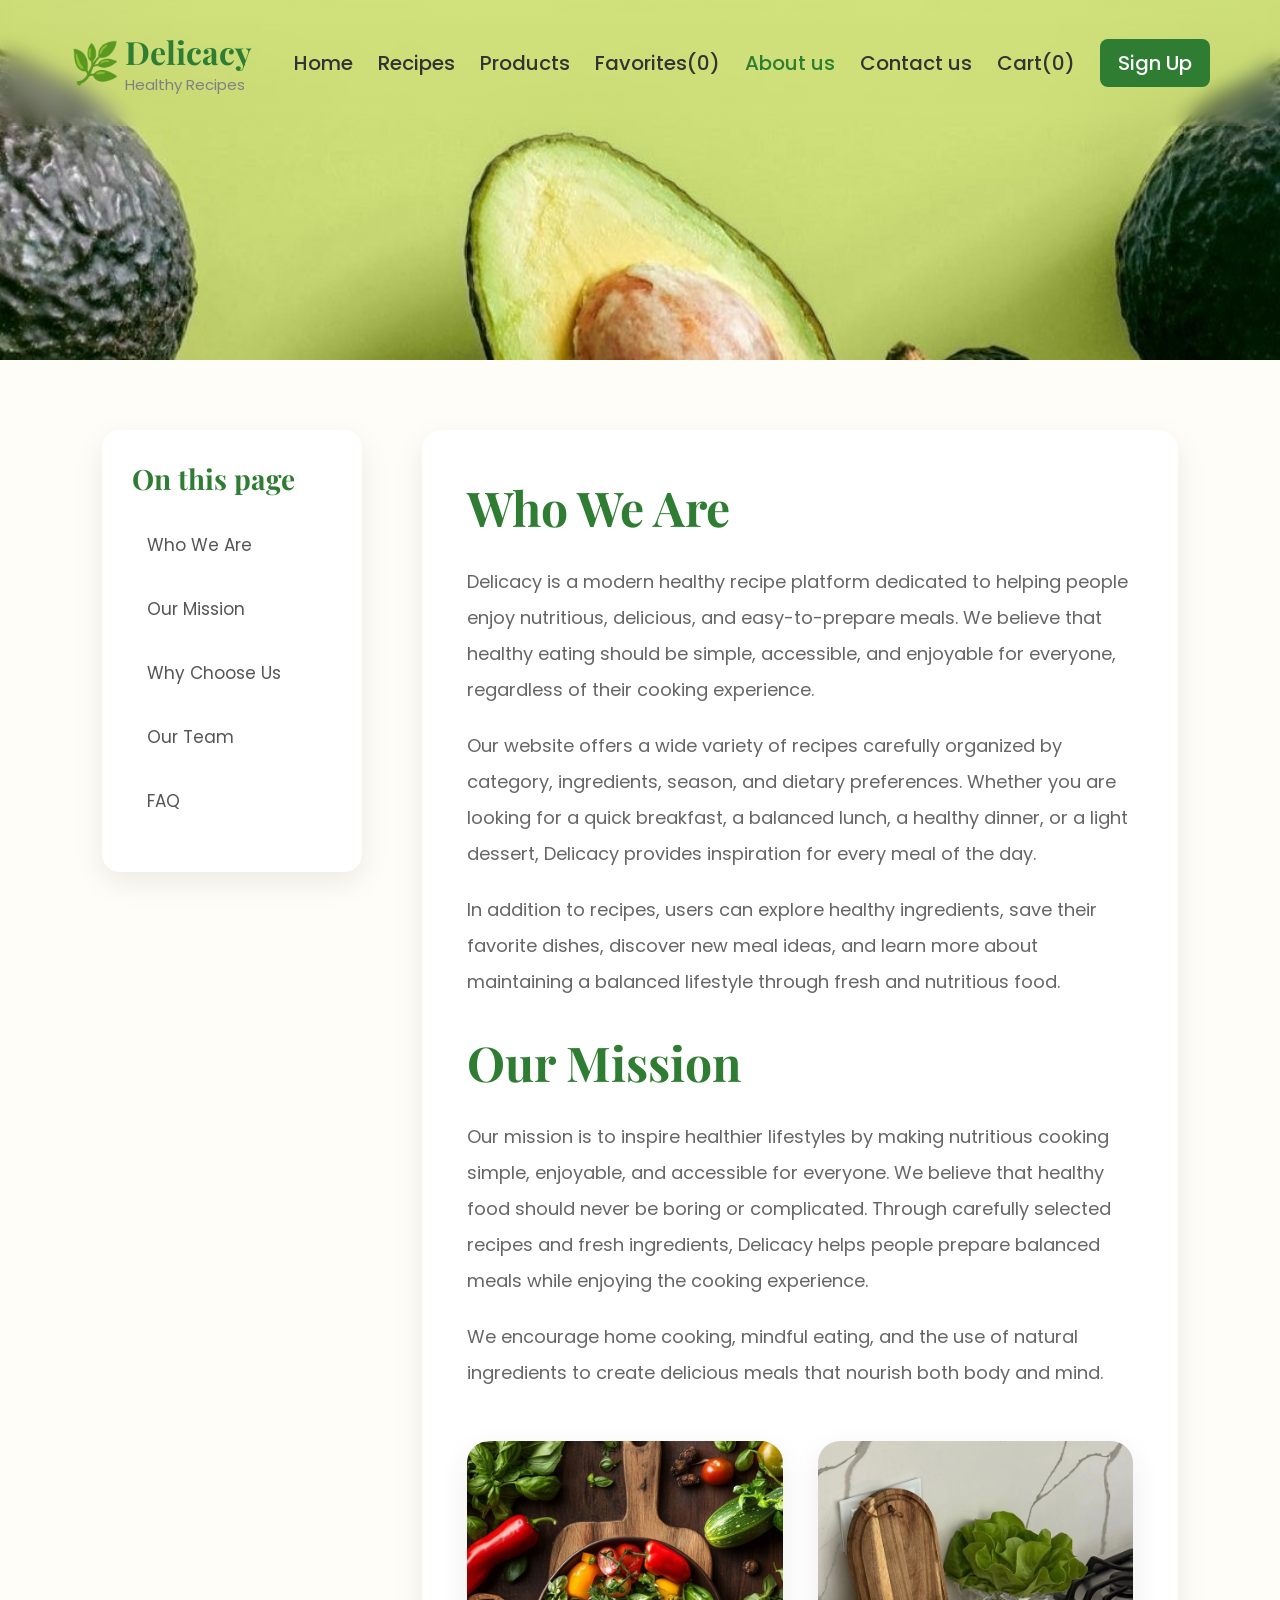
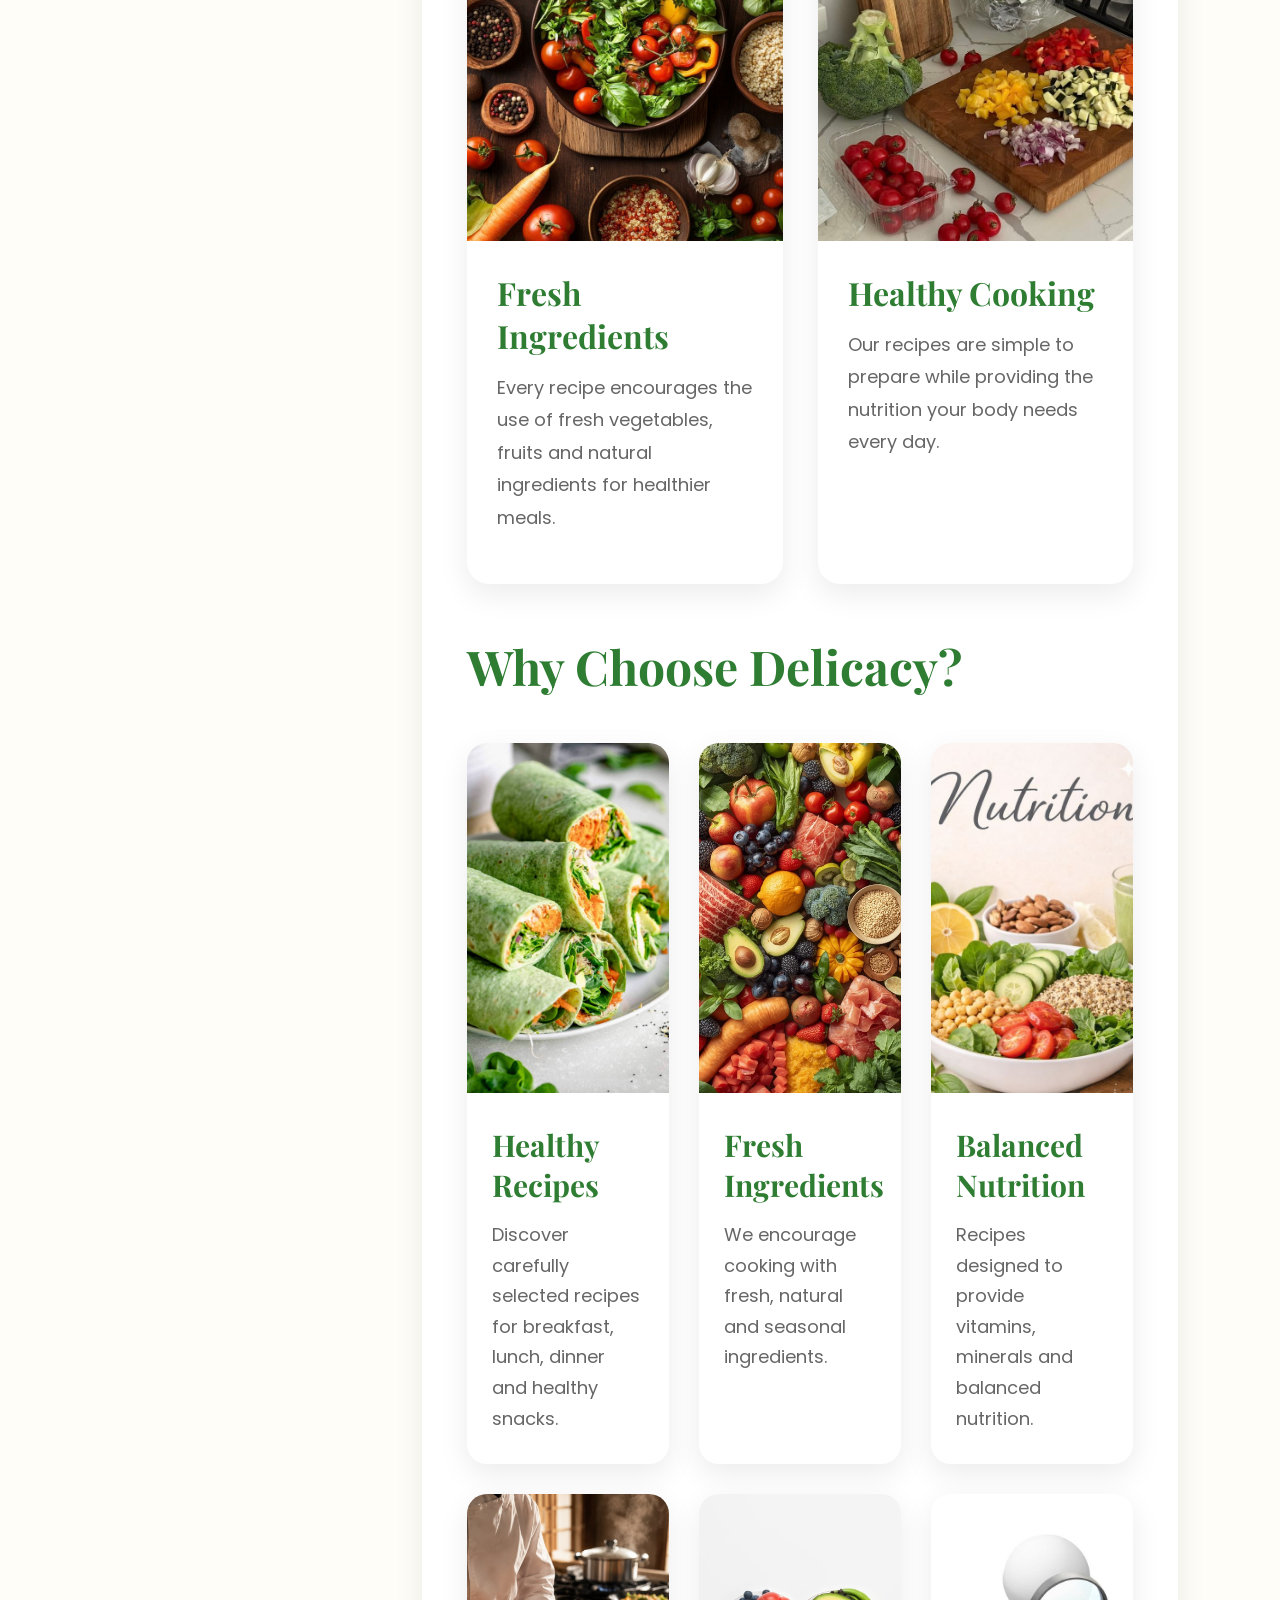
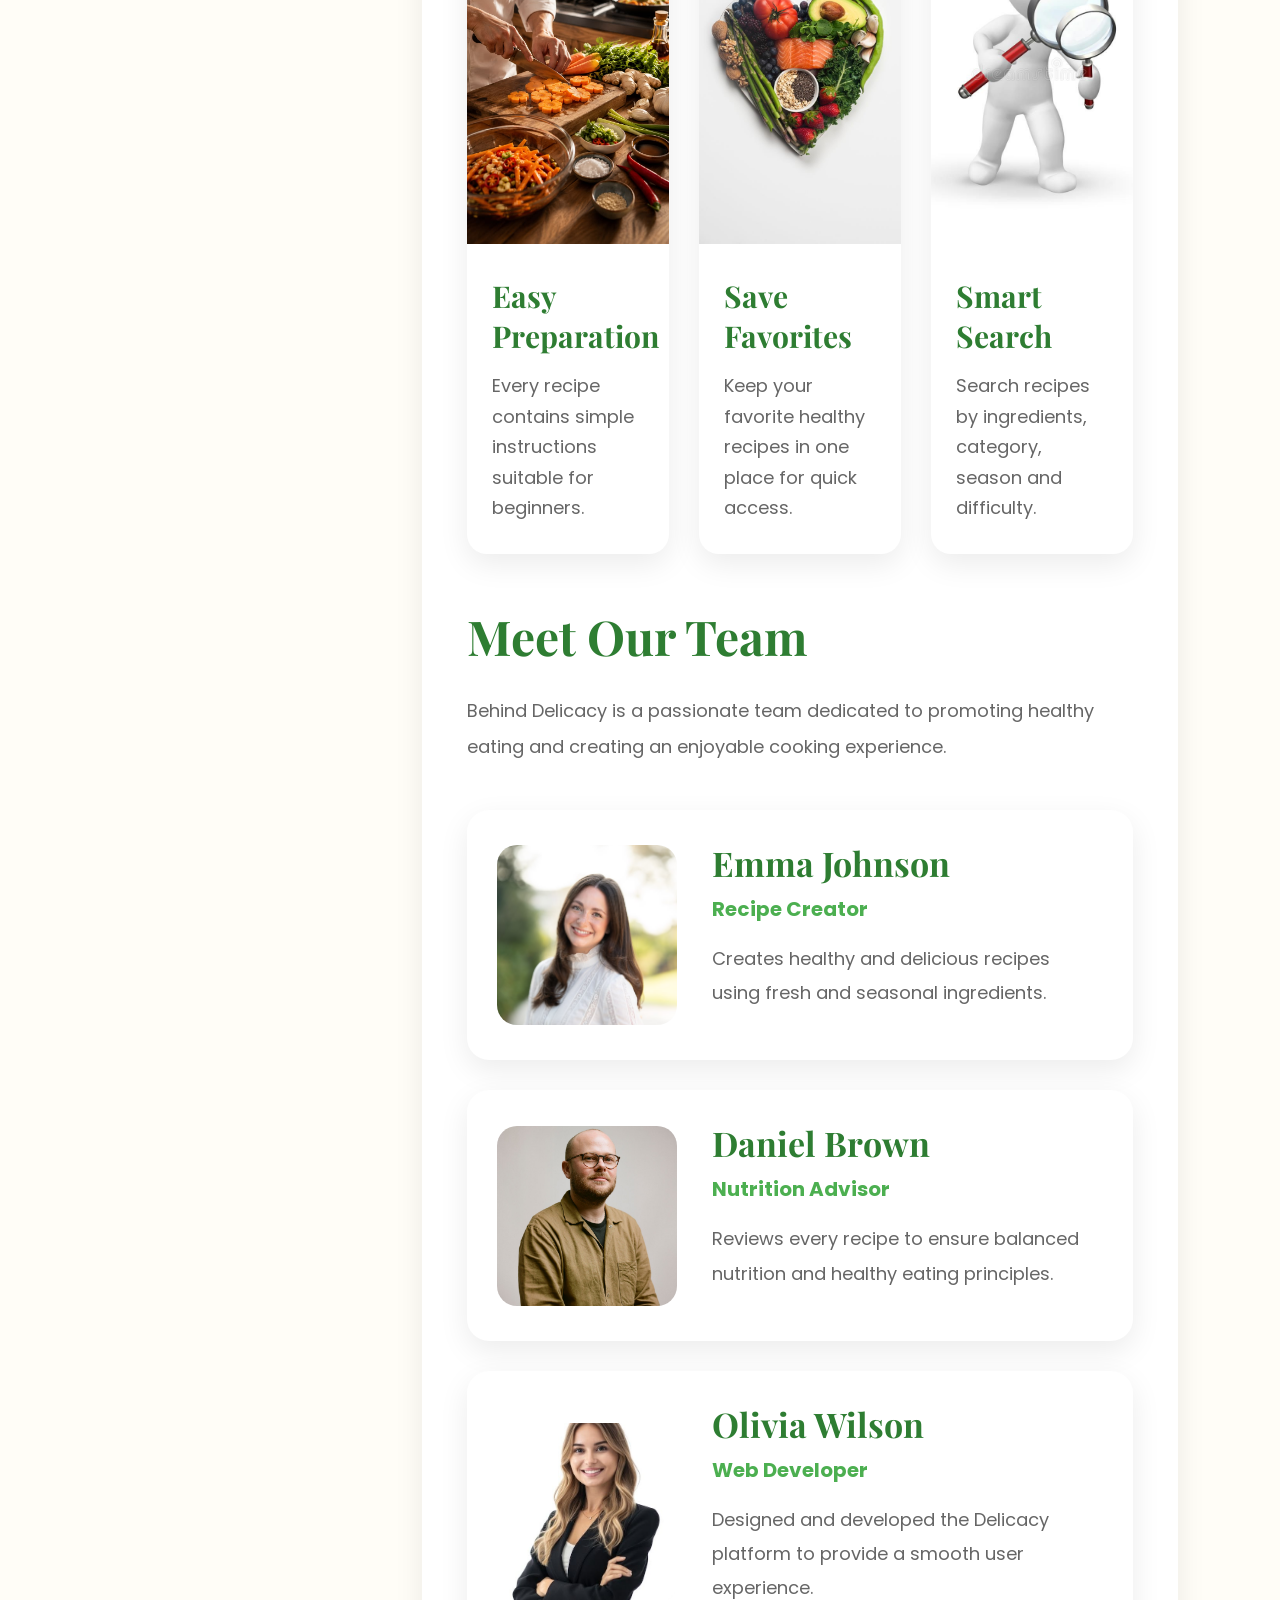
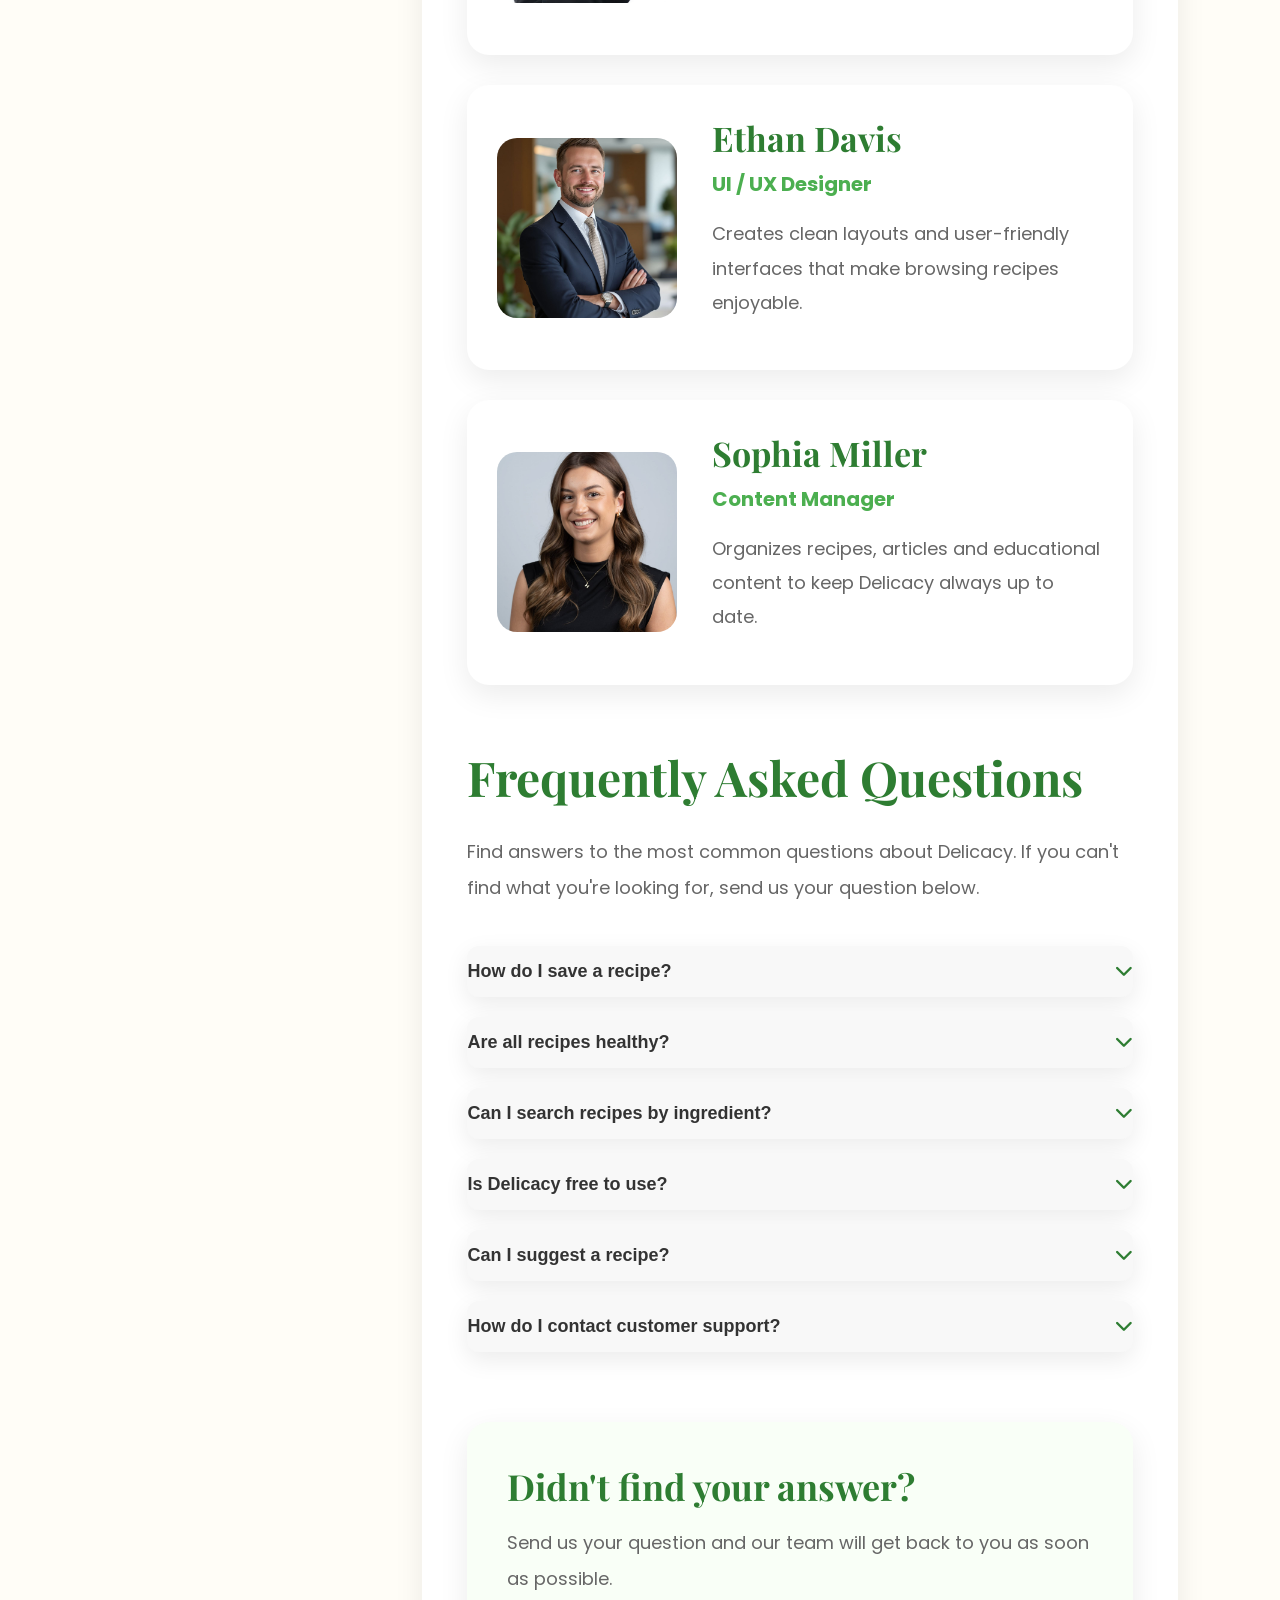
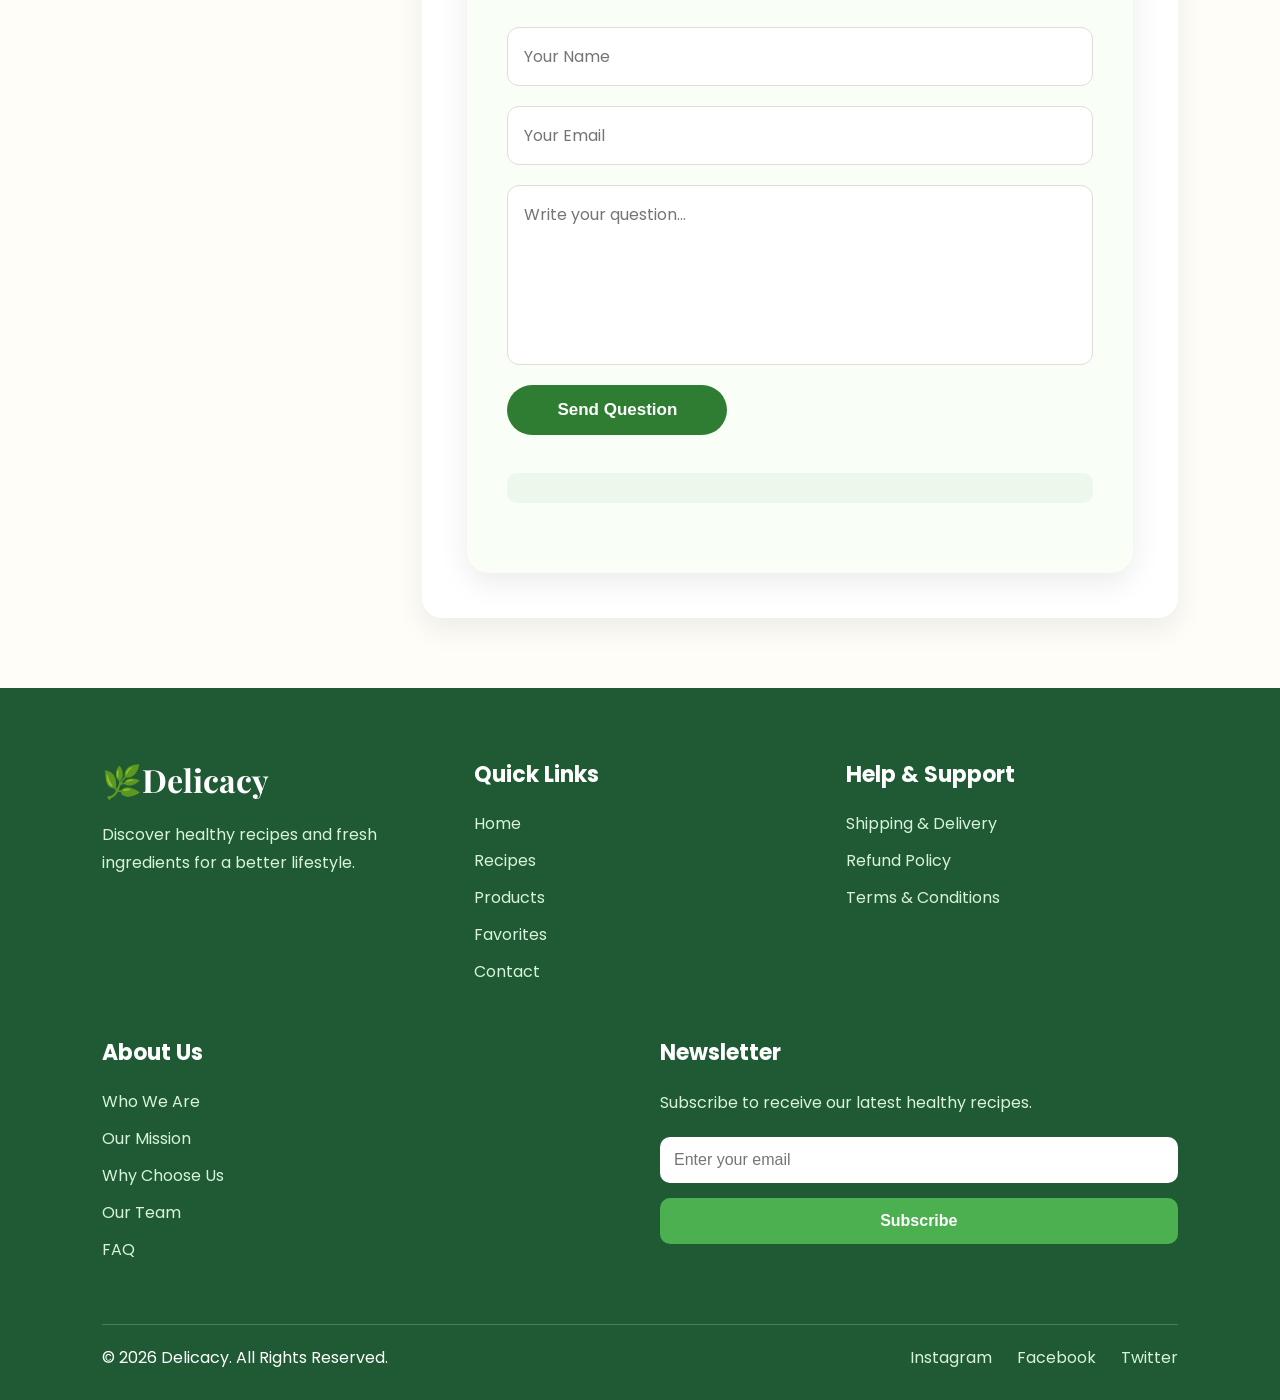
<file: about.html>
<!DOCTYPE html>
<html lang="en">

<head>
    <meta charset="UTF-8">
    <meta name="viewport" content="width=device-width, initial-scale=1.0">
    <title>Delicacy</title>

    <link rel="stylesheet" href="style.css">

    <!-- Google Fonts -->
    <link rel="preconnect" href="https://fonts.googleapis.com">
    <link rel="preconnect" href="https://fonts.gstatic.com" crossorigin>

    <link
        href="https://fonts.googleapis.com/css2?family=Playfair+Display:wght@400;600;700&family=Poppins:wght@300;400;500;600;700&display=swap"
        rel="stylesheet">
    <link rel="stylesheet" href="https://cdnjs.cloudflare.com/ajax/libs/font-awesome/6.7.2/css/all.min.css">
</head>

<body>
    <header>
        <!-- Logo -->
        <div class="logo">
            <span class="leaf">🌿</span>

            <div class="logo-text">
                <h1>Delicacy</h1>
                <p>Healthy Recipes</p>
            </div>
        </div>

        <!-- Navbar -->
        <nav class="navbar">
            <ul class="nav-links">
                <li><a href="home.html">Home</a></li>

                <li class="dropdown">
                    <a href="recipes.html">Recipes</a>
                    <ul class="dropdown-menu">
                        <li><a href="recipes.html?category=Breakfast">Breakfast</a></li>
                        <li><a href="recipes.html?category=Lunch">Lunch</a></li>
                        <li><a href="recipes.html?category=Dinner">Dinner</a></li>
                        <li><a href="recipes.html?category=Desserts">Desserts</a></li>
                        <li><a href="recipes.html?category=Vegan">Vegan</a></li>
                        <li><a href="recipes.html?category=Gluten-Free">Gluten-Free</a></li>
                        <li><a href="recipes.html?category=Low-Carb">Low-Carb</a></li>
                        <li><a href="recipes.html?category=High-Protein">High-Protein</a></li>
                    </ul>

                </li>

                <li><a href="products.html">Products</a></li>
                <li><a href="favorites.html">Favorites(<span id="favoriteCount">0</span>)</a></li>
                <li><a href="about.html" class="active">About us</a></li>
                <li><a href="contact.html">Contact us</a></li>
               <li><a href="cart.html">Cart(<span id="cartCount">0</span>)</a></li>
                <li><a href="login.html" class="signup-btn">Sign Up</a></li>
            </ul>


            <div class="menu-toggle">
                <i class="fa-solid fa-bars"></i>
            </div>
        </nav>
    </header>

    <div class="mobile-overlay"></div>

    <div class="mobile-menu">

          <a href="#" id="openAuthMobile" class="login-mobile">
            Login
        </a>

        <div id="userDropdownMobile" class="user-dropdown">

            <h4 id="userNameMobile"></h4>

            <p id="userEmailMobile"></p>

            <button id="logoutBtnMobile">
                Logout
            </button>

        </div>

        <a href="home.html">Home</a>

        <a href="recipes.html">Recipes</a>

        <a href="products.html">Products</a>

        <a href="favorites.html">Favorites</a>

        <a href="about.html" class="active">About</a>

        <a href="contact.html">Contact</a>

        <a href="cart.html">Cart</a>

    </div>



    <section class="hero-else">

    </section>

    <section class="about-page">
        <div class="about-container">

            <!-- Left sidebar -->
            <aside class="about-sidebar">
                <h3>On this page</h3>

                <ul>
                    <li><a href="#who-we-are">Who We Are</a></li>
                    <li><a href="#our-mission">Our Mission</a></li>
                    <li><a href="#why-choose">Why Choose Us</a></li>
                    <li><a href="#our-team">Our Team</a></li>
                    <li><a href="#faq">FAQ</a></li>
                </ul>
            </aside>

            <!-- Right Content -->
            <div class="about-content">

                <section id="who-we-are">

                    <h1>Who We Are</h1>

                    <p>
                        Delicacy is a modern healthy recipe platform dedicated to helping people
                        enjoy nutritious, delicious, and easy-to-prepare meals. We believe that
                        healthy eating should be simple, accessible, and enjoyable for everyone,
                        regardless of their cooking experience.
                    </p>

                    <p>
                        Our website offers a wide variety of recipes carefully organized by
                        category, ingredients, season, and dietary preferences. Whether you are
                        looking for a quick breakfast, a balanced lunch, a healthy dinner, or a
                        light dessert, Delicacy provides inspiration for every meal of the day.
                    </p>

                    <p>
                        In addition to recipes, users can explore healthy ingredients, save their
                        favorite dishes, discover new meal ideas, and learn more about maintaining
                        a balanced lifestyle through fresh and nutritious food.
                    </p>

                </section>
                <section id="our-mission">

                    <h1>Our Mission</h1>

                    <p>
                        Our mission is to inspire healthier lifestyles by making nutritious
                        cooking simple, enjoyable, and accessible for everyone. We believe
                        that healthy food should never be boring or complicated. Through
                        carefully selected recipes and fresh ingredients, Delicacy helps
                        people prepare balanced meals while enjoying the cooking experience.
                    </p>

                    <p>
                        We encourage home cooking, mindful eating, and the use of natural
                        ingredients to create delicious meals that nourish both body and mind.
                    </p>

                    <div class="mission-images">

                        <div class="mission-box">

                            <img src="images/fresh-ingredients.jpg" alt="Fresh Ingredients">

                            <div class="mission-text">

                                <h3>Fresh Ingredients</h3>

                                <p>
                                    Every recipe encourages the use of fresh vegetables,
                                    fruits and natural ingredients for healthier meals.
                                </p>

                            </div>

                        </div>

                        <div class="mission-box">

                            <img src="images/healthy-cooking.jpg" alt="Healthy Cooking">

                            <div class="mission-text">

                                <h3>Healthy Cooking</h3>

                                <p>
                                    Our recipes are simple to prepare while providing the
                                    nutrition your body needs every day.
                                </p>

                            </div>

                        </div>

                    </div>

                </section>

                <section id="why-choose">

                    <h1>Why Choose Delicacy?</h1>

                    <div class="choose-grid">

                        <div class="choose-card">

                            <img src="images/healthy-recipes.jpg">

                            <h3>Healthy Recipes</h3>

                            <p>
                                Discover carefully selected recipes for breakfast, lunch,
                                dinner and healthy snacks.
                            </p>

                        </div>

                        <div class="choose-card">

                            <img src="images/fresh-food.jpg">

                            <h3>Fresh Ingredients</h3>

                            <p>
                                We encourage cooking with fresh, natural and seasonal
                                ingredients.
                            </p>

                        </div>

                        <div class="choose-card">

                            <img src="images/nutrition.jpg">

                            <h3>Balanced Nutrition</h3>

                            <p>
                                Recipes designed to provide vitamins, minerals and balanced
                                nutrition.
                            </p>

                        </div>

                        <div class="choose-card">

                            <img src="images/cooking.jpg">

                            <h3>Easy Preparation</h3>

                            <p>
                                Every recipe contains simple instructions suitable for
                                beginners.
                            </p>

                        </div>

                        <div class="choose-card">

                            <img src="images/favorites.jpg">

                            <h3>Save Favorites</h3>

                            <p>
                                Keep your favorite healthy recipes in one place for quick
                                access.
                            </p>

                        </div>

                        <div class="choose-card">

                            <img src="images/search.jpg">

                            <h3>Smart Search</h3>

                            <p>
                                Search recipes by ingredients, category, season and
                                difficulty.
                            </p>

                        </div>

                    </div>

                </section>
                <section id="our-team">

                    <h1>Meet Our Team</h1>

                    <p>
                        Behind Delicacy is a passionate team dedicated to promoting healthy
                        eating and creating an enjoyable cooking experience.
                    </p>

                    <div class="team-container">

                        <div class="team-card">

                            <img src="images/team1.jpg">

                            <div class="team-info">

                                <h3>Emma Johnson</h3>

                                <h4>Recipe Creator</h4>

                                <p>
                                    Creates healthy and delicious recipes using fresh and
                                    seasonal ingredients.
                                </p>

                            </div>

                        </div>

                        <div class="team-card">

                            <img src="images/team2.jpg">

                            <div class="team-info">

                                <h3>Daniel Brown</h3>

                                <h4>Nutrition Advisor</h4>

                                <p>
                                    Reviews every recipe to ensure balanced nutrition and
                                    healthy eating principles.
                                </p>

                            </div>

                        </div>

                        <div class="team-card">

                            <img src="images/team3.jpg">

                            <div class="team-info">

                                <h3>Olivia Wilson</h3>

                                <h4>Web Developer</h4>

                                <p>
                                    Designed and developed the Delicacy platform to provide
                                    a smooth user experience.
                                </p>

                            </div>

                        </div>

                        <div class="team-card">

                            <img src="images/team4.jpg">

                            <div class="team-info">

                                <h3>Ethan Davis</h3>

                                <h4>UI / UX Designer</h4>

                                <p>
                                    Creates clean layouts and user-friendly interfaces that
                                    make browsing recipes enjoyable.
                                </p>

                            </div>

                        </div>

                        <div class="team-card">

                            <img src="images/team5.jpg">

                            <div class="team-info">

                                <h3>Sophia Miller</h3>

                                <h4>Content Manager</h4>

                                <p>
                                    Organizes recipes, articles and educational content to
                                    keep Delicacy always up to date.
                                </p>

                            </div>

                        </div>

                    </div>

                </section>

                <section id="faq">
                    <h1>Frequently Asked Questions</h1>

                    <p>
                        Find answers to the most common questions about Delicacy.
                        If you can't find what you're looking for, send us your question below.
                    </p>

                    <div class="faq-container">
                        <div class="faq-item">
                            <button class="faq-question">How do I save a recipe?
                                <i class="fa-solid fa-chevron-down"></i>
                            </button>

                            <div class="faq-answer">
                                <p>
                                    To save a recipe, simply click the "Save" button on the recipe page.
                                    You can access your saved recipes in the "Favorites" section of your account.
                                </p>
                            </div>
                        </div>

                        <div class="faq-item">
                            <button class="faq-question">
                                Are all recipes healthy?
                                <i class="fa-solid fa-chevron-down"></i>
                            </button>

                            <div class="faq-answer">
                                <p>
                                    Yes. All recipes on Delicacy are carefully selected to ensure they are nutritious,
                                    balanced, and made with fresh ingredients.
                                </p>
                            </div>
                        </div>

                        <div class="faq-item">
                            <button class="faq-question">
                                Can I search recipes by ingredient?
                                <i class="fa-solid fa-chevron-down"></i>
                            </button>

                            <div class="faq-answer">
                                <p>
                                    Yes. Use the filters on the Recipes page to search by ingredients, season, category
                                    and
                                    difficulty.
                                </p>
                            </div>
                        </div>

                        <div class="faq-item">
                            <button class="faq-question">
                                Is Delicacy free to use?
                                <i class="fa-solid fa-chevron-down"></i>
                            </button>

                            <div class="faq-answer">
                                <p>
                                    Yes. Delicacy is completely free to use. You can browse recipes, save your
                                    favorites,
                                    and access all features without any cost.
                                </p>
                            </div>
                        </div>

                        <div class="faq-item">
                            <button class="faq-question">
                                Can I suggest a recipe?
                                <i class="fa-solid fa-chevron-down"></i>
                            </button>

                            <div class="faq-answer">
                                <p>
                                    Absolutely! We welcome recipe suggestions from our users. You can submit your recipe
                                    through the "Contact Us" page, and our team will review it for inclusion on
                                    Delicacy.
                                </p>
                            </div>
                        </div>

                        <div class="faq-item">
                            <button class="faq-question">
                                How do I contact customer support?
                                <i class="fa-solid fa-chevron-down"></i>
                            </button>

                            <div class="faq-answer">
                                <p>
                                    You can contact our customer support team by filling out the form on the "Contact
                                    Us"
                                    page. We will respond to your inquiry as soon as possible.
                                </p>
                            </div>

                        </div>


                        <div class="question-box">

                            <h2>Didn't find your answer?</h2>

                            <p>
                                Send us your question and our team will get back to you as soon as possible.
                            </p>

                            <form id="questionForm">

                                <input type="text" placeholder="Your Name" required>

                                <input type="email" placeholder="Your Email" required>

                                <textarea placeholder="Write your question..." required></textarea>

                                <button type="submit">
                                    Send Question
                                </button>

                                <p id="successMessage" class="success-message"></p>

                            </form>

                        </div>
                </section>





            </div>

        </div>


    </section>



    <!-- FOOTER -->
    <footer class="footer">
        <div class="footer-content">

            <!-- Logo dhe description -->
            <div class="footer-column">

                <h2>🌿Delicacy</h2>
                <p>Discover healthy recipes and fresh ingredients for a better lifestyle.</p>

            </div>

            <!-- Quick Links -->
            <div class="footer-column">
                <h3>Quick Links</h3>
                <ul>
                    <li><a href="home.html">Home</a></li>
                    <li><a href="recipes.html">Recipes</a></li>
                    <li><a href="products.html">Products</a></li>
                    <li><a href="favorites.html">Favorites</a></li>
                    <li><a href="contact.html">Contact</a></li>
                </ul>
            </div>

            <!-- Help & Support -->
            <div class="footer-column">
                <h3>Help & Support</h3>
                <ul>
                    <li><a href="contact.html#shipping">Shipping & Delivery</a></li>

                    <li><a href="contact.html#refund">Refund Policy</a></li>

                    <li><a href="contact.html#terms">Terms & Conditions</a></li>

                </ul>

            </div>

            <div class="footer-column">
                <h3>About Us</h3>

                <ul>
                    <li><a href="about.html#who-we-are">Who We Are</a></li>
                    <li><a href="about.html#our-mission">Our Mission</a></li>
                    <li><a href="about.html#why-choose">Why Choose Us</a></li>
                    <li><a href="about.html#our-team">Our Team</a></li>
                    <li><a href="about.html#faq">FAQ</a></li>
                </ul>

            </div>
             <!--Newsletter-->
            <div class="footer-column">
                <h3>Newsletter</h3>
                <p>Subscribe to receive our latest healthy recipes.</p>
                <form id="newsletterForm">
                    <input type="email" placeholder="Enter your email">
                    <button type="submit">Subscribe</button>
                </form>


                <div id="toast" class="toast">
                    ✅ Thank you for subscribing!
                </div>
            </div>
        </div>

        <hr>
        <div class="footer-bottom">
            <p>© 2026 Delicacy. All Rights Reserved.</p>

            <div class="social-links">
                <a href="#">Instagram</a>
                <a href="#">Facebook</a>
                <a href="#">Twitter</a>
            </div>
        </div>
    </footer>

    <!-- Back to Top Button -->
    <button id="topBtn" title="Go to top">
        <i class="fa-solid fa-angle-up"></i>
    </button>

    <script src="script.js"></script>

</body>

</html>
</file>
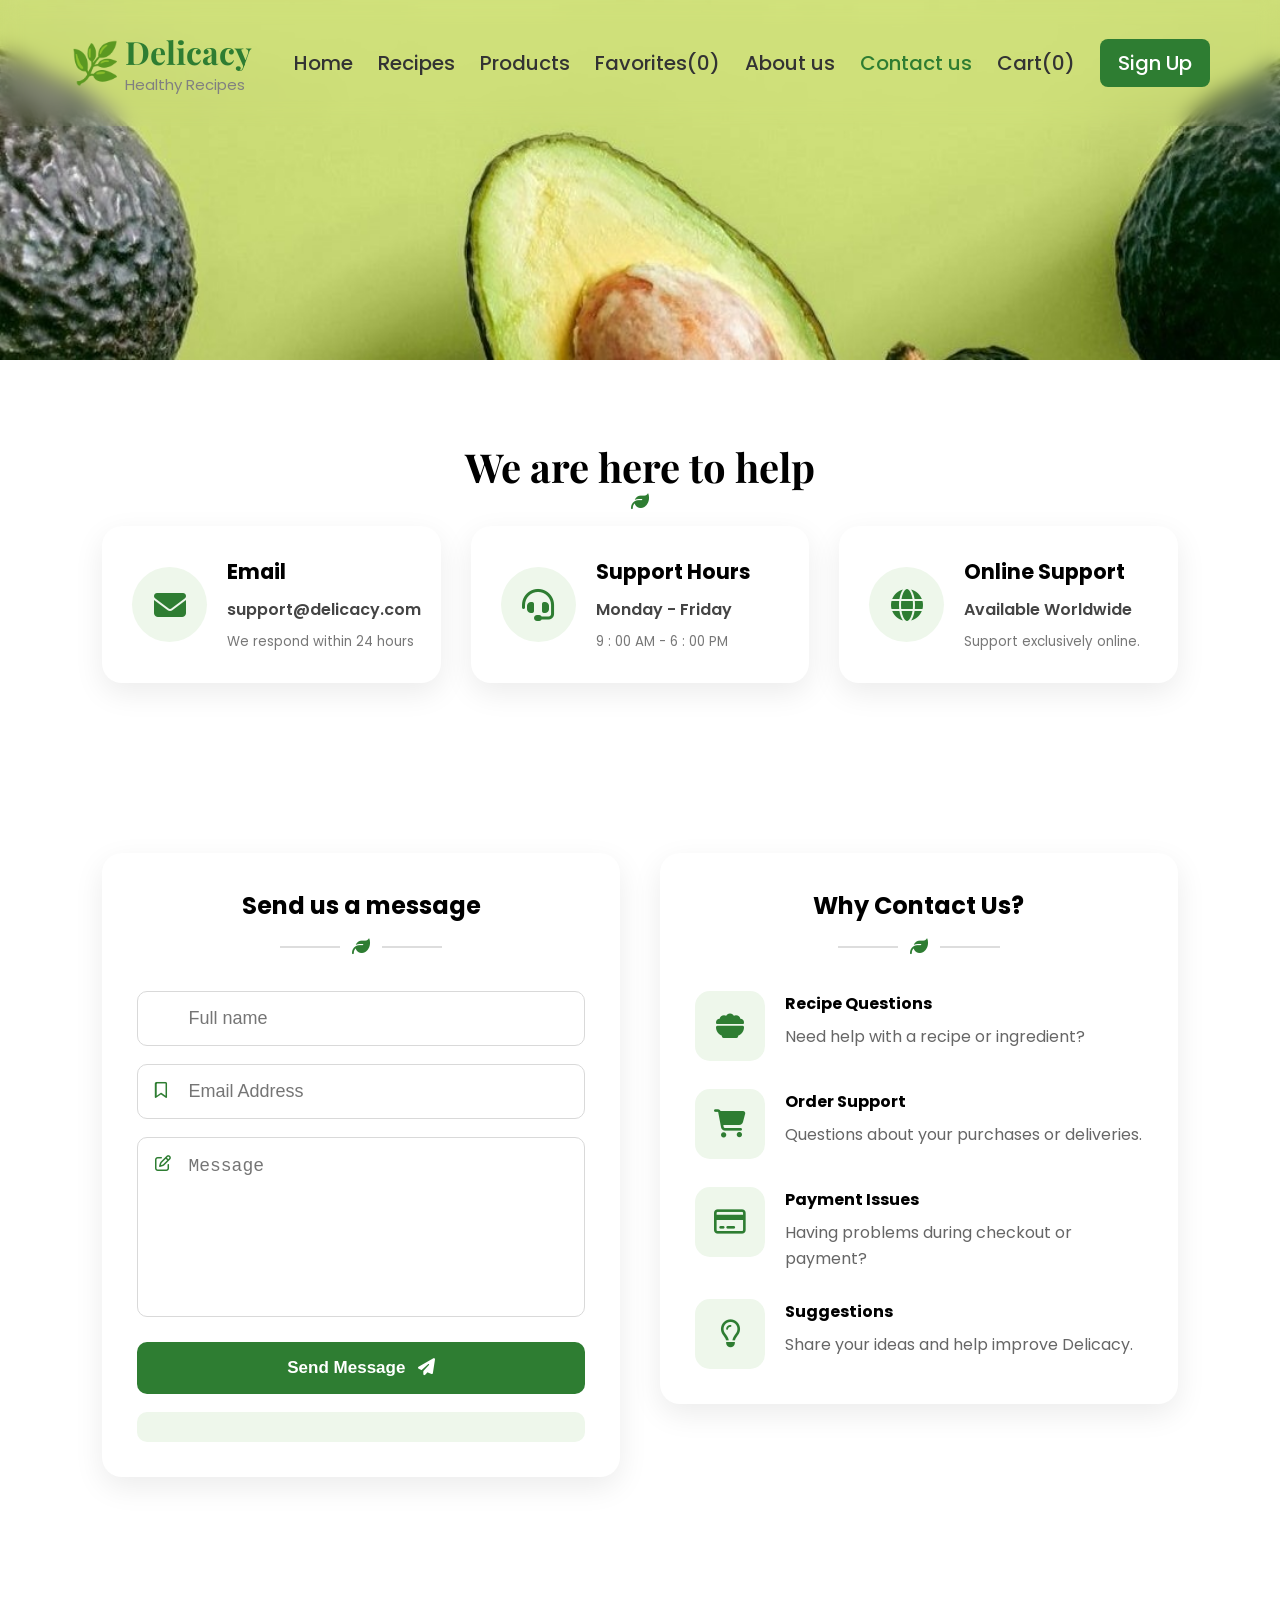
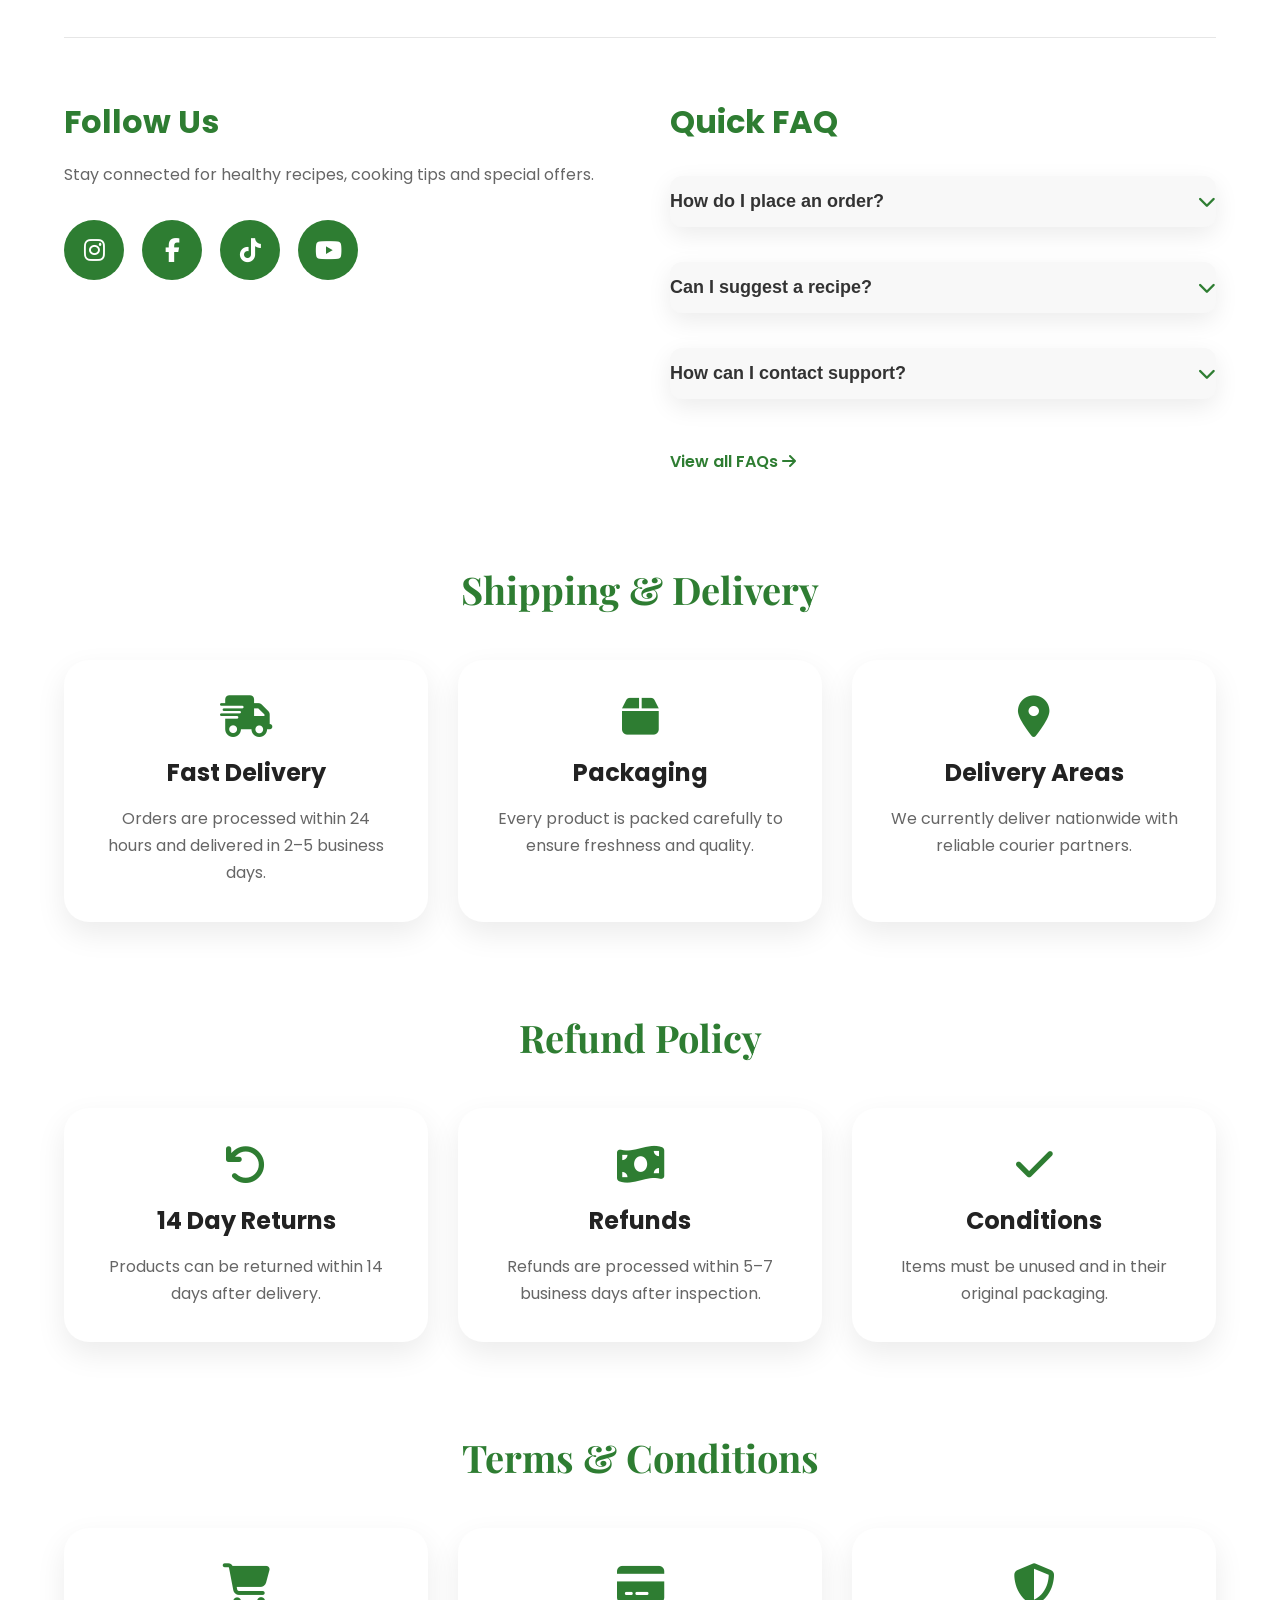
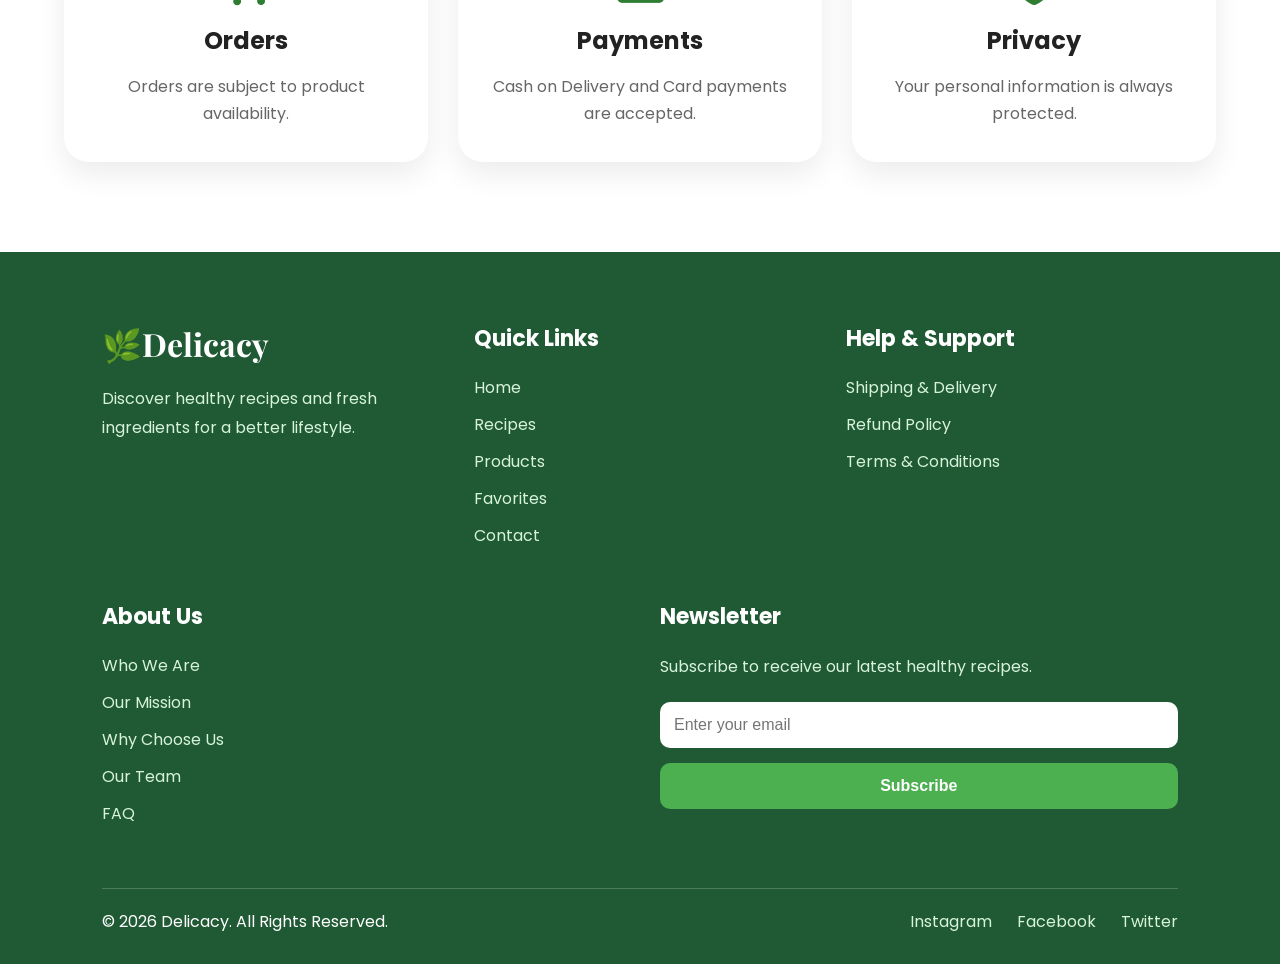
<file: contact.html>
<!DOCTYPE html>
<html lang="en">

<head>
    <meta charset="UTF-8">
    <meta name="viewport" content="width=device-width, initial-scale=1.0">
    <title>Delicacy</title>

    <link rel="stylesheet" href="style.css">

    <!-- Google Fonts -->
    <link rel="preconnect" href="https://fonts.googleapis.com">
    <link rel="preconnect" href="https://fonts.gstatic.com" crossorigin>

    <link
        href="https://fonts.googleapis.com/css2?family=Playfair+Display:wght@400;600;700&family=Poppins:wght@300;400;500;600;700&display=swap"
        rel="stylesheet">
    <link rel="stylesheet" href="https://cdnjs.cloudflare.com/ajax/libs/font-awesome/6.7.2/css/all.min.css">
</head>

<body>
    <header>
        <!-- Logo -->
        <div class="logo">
            <span class="leaf">🌿</span>

            <div class="logo-text">
                <h1>Delicacy</h1>
                <p>Healthy Recipes</p>
            </div>
        </div>

        <!-- Navbar -->
        <nav class="navbar">
            <ul  class="nav-links">
                <li><a href="home.html">Home</a></li>

                <li class="dropdown">
                    <a href="recipes.html">Recipes</a>
                    <ul class="dropdown-menu">
                       <li><a href="recipes.html?category=Breakfast">Breakfast</a></li>
                        <li><a href="recipes.html?category=Lunch">Lunch</a></li>
                        <li><a href="recipes.html?category=Dinner">Dinner</a></li>
                        <li><a href="recipes.html?category=Desserts">Desserts</a></li>
                        <li><a href="recipes.html?category=Vegan">Vegan</a></li>
                        <li><a href="recipes.html?category=Gluten-Free">Gluten-Free</a></li>
                        <li><a href="recipes.html?category=Low-Carb">Low-Carb</a></li>
                        <li><a href="recipes.html?category=High-Protein">High-Protein</a></li>
                    </ul>

                </li>

                <li><a href="products.html">Products</a></li>
                <li><a href="favorites.html">Favorites(<span id="favoriteCount">0</span>)</a></li>
                <li><a href="about.html">About us</a></li>
                <li><a href="contact.html" class="active">Contact us</a></li>
                <li><a href="cart.html">Cart(<span id="cartCount">0</span>)</a></li>
                <li><a href="login.html" class="signup-btn">Sign Up</a></li>
            </ul>
       
            <div class="menu-toggle">
                <i class="fa-solid fa-bars"></i>
            </div>

        </nav>
    </header>

    <div class="mobile-overlay"></div>

    <div class="mobile-menu">

          <a href="#" id="openAuthMobile" class="login-mobile">
            Login
        </a>

        <div id="userDropdownMobile" class="user-dropdown">

            <h4 id="userNameMobile"></h4>

            <p id="userEmailMobile"></p>

            <button id="logoutBtnMobile">
                Logout
            </button>

        </div>

        <a href="home.html">Home</a>

        <a href="recipes.html">Recipes</a>

        <a href="products.html">Products</a>

        <a href="favorites.html">Favorites</a>

        <a href="about.html">About</a>

        <a href="contact.html" class="active">Contact</a>

        <a href="cart.html">Cart</a>

        

    </div>

    <section class="hero-else">
       
    </section>

    <section class="contact-info">
        <div class="section-title">
            <h2>We are here to help</h2>
            <div class="title-line">
                <span></span>
                <i class="fa-solid fa-leaf"></i>
                <span></span>
            </div>
        </div>

        <div class="contact-cards">

            <div class="contact-card">

                <!-- Card 1 -->
                <div class="contact-icon">
                    <i class="fa-solid fa-envelope"></i>

                </div>

                <div class="contact-text">
                    <h3>Email</h3>
                    <p>support@delicacy.com</p>
                    <small>We respond within 24 hours</small>
                </div>
            </div>

            <!-- Card 2 -->
            <div class="contact-card">

                <div class="contact-icon">
                    <i class="fa-solid fa-headset"></i>

                </div>

                <div class="contact-text">
                    <h3>Support Hours</h3>
                    <p>Monday - Friday</p>
                    <small>9 : 00 AM - 6 : 00 PM</small>
                </div>
            </div>

            <!-- Card 3 -->
            <div class="contact-card">

                <div class="contact-icon">
                    <i class="fa-solid fa-globe"></i>
                </div>

                <div class="contact-text">

                    <h3>Online Support</h3>

                    <p>Available Worldwide</p>

                    <small>Support exclusively online.</small>

                </div>

            </div>

        </div>

    </section>

    <section class="contact-section">
        <!-- Contact Form -->
        <div class="contact-form-box">
            <h2>Send us a message</h2>
            <div class="title-line">
                <span></span>
                <i class="fa-solid fa-leaf"></i>
                <span></span>
            </div>

            <form id="questionForm">
                <div class="input-box">
                    <input type="text" placeholder="Full name" required>
                </div>

                <div class="input-box">
                    <i class="fa-regular fa-bookmark"></i>
                    <input type="email" placeholder="Email Address" required>
                </div>

                <div class="input-box textarea-box">
                    <i class="fa-regular fa-pen-to-square"></i>
                    <textarea placeholder="Message" required></textarea>
                </div>

                <button type="submit" class="send-btn">
                    Send Message
                    <i class="fa-solid fa-paper-plane"></i>
                </button>

                <p id="successMessage" class="success-message"></p>
            </form>
        </div>

        <!-- Why Contact -->
        <div class="why-contact">

            <h2>Why Contact Us?</h2>

            <div class="title-line">
                <span></span>
                <i class="fa-solid fa-leaf"></i>
                <span></span>
            </div>

            <div class="reason">

                <div class="reason-icon">
                    <i class="fa-solid fa-bowl-food"></i>
                </div>

                <div>
                    <h4>Recipe Questions</h4>
                    <p>Need help with a recipe or ingredient?</p>
                </div>

            </div>

            <div class="reason">

                <div class="reason-icon">
                    <i class="fa-solid fa-cart-shopping"></i>
                </div>

                <div>
                    <h4>Order Support</h4>
                    <p>Questions about your purchases or deliveries.</p>
                </div>

            </div>

            <div class="reason">

                <div class="reason-icon">
                    <i class="fa-regular fa-credit-card"></i>
                </div>

                <div>
                    <h4>Payment Issues</h4>
                    <p>Having problems during checkout or payment?</p>
                </div>

            </div>

            <div class="reason">

                <div class="reason-icon">
                    <i class="fa-regular fa-lightbulb"></i>
                </div>

                <div>
                    <h4>Suggestions</h4>
                    <p>Share your ideas and help improve Delicacy.</p>
                </div>

            </div>

    </section>

    <section class="contact-extra">

        <div class="social-box">

            <h2>Follow Us</h2>
            <p>Stay connected for healthy recipes, cooking tips and special offers.</p>

            <div class="social-icons">

                <a><i class="fab fa-instagram"></i></a>

                <a ><i class="fab fa-facebook-f"></i></a>

                <a ><i class="fab fa-tiktok"></i></a>

                <a ><i class="fab fa-youtube"></i></a>

            </div>

        </div>

        <div class="faq-box">

            <h2>Quick FAQ</h2>

            <div class="faq-item">
                <button class="faq-question">
                    <span>How do I place an order?</span>
                    <i class="fa-solid fa-chevron-down"></i>
                </button>

                <div class="faq-answer">
                    <p>
                        Browse our products, add them to your cart and proceed to checkout.
                    </p>
                </div>
            </div>

            <div class="faq-item">
                <button class="faq-question">
                    <span>Can I suggest a recipe?</span>
                    <i class="fa-solid fa-chevron-down"></i>
                </button>

                <div class="faq-answer">
                    <p>
                        Absolutely! We welcome recipe suggestions. Please send them through our contact form.
                    </p>
                </div>
            </div>

            <div class="faq-item">
                <button class="faq-question">
                    <span>How can I contact support?</span>
                    <i class="fa-solid fa-chevron-down"></i>
                </button>

                <div class="faq-answer">
                    <p>
                        Fill out the contact form or email us at support@delicacy.com.
                    </p>
                </div>
            </div>

            <a href="about.html#faq" class="faq-link">
                View all FAQs
                <i class="fa-solid fa-arrow-right"></i>
            </a>

        </div>

    </section>

    <section class="support-section" id="shipping">

        <h2>Shipping & Delivery</h2>

        <div class="support-grid">

            <div class="support-card">
                <i class="fa-solid fa-truck-fast"></i>
                <h3>Fast Delivery</h3>
                <p>
                    Orders are processed within 24 hours and delivered in
                    2–5 business days.
                </p>
            </div>

            <div class="support-card">
                <i class="fa-solid fa-box"></i>
                <h3>Packaging</h3>
                <p>
                    Every product is packed carefully to ensure freshness
                    and quality.
                </p>
            </div>

            <div class="support-card">
                <i class="fa-solid fa-location-dot"></i>
                <h3>Delivery Areas</h3>
                <p>
                    We currently deliver nationwide with reliable courier
                    partners.
                </p>
            </div>

        </div>

    </section>

    <section class="support-section" id="refund">

        <h2>Refund Policy</h2>

        <div class="support-grid">

            <div class="support-card">
                <i class="fa-solid fa-arrow-rotate-left"></i>

                <h3>14 Day Returns</h3>

                <p>
                    Products can be returned within 14 days after delivery.
                </p>

            </div>

            <div class="support-card">

                <i class="fa-solid fa-money-bill-wave"></i>

                <h3>Refunds</h3>

                <p>
                    Refunds are processed within 5–7 business days after
                    inspection.
                </p>

            </div>

            <div class="support-card">

                <i class="fa-solid fa-check"></i>

                <h3>Conditions</h3>

                <p>
                    Items must be unused and in their original packaging.
                </p>

            </div>

        </div>

    </section>

    <section class="support-section" id="terms">

        <h2>Terms & Conditions</h2>

        <div class="support-grid">

            <div class="support-card">

                <i class="fa-solid fa-cart-shopping"></i>

                <h3>Orders</h3>

                <p>
                    Orders are subject to product availability.
                </p>

            </div>

            <div class="support-card">

                <i class="fa-solid fa-credit-card"></i>

                <h3>Payments</h3>

                <p>
                    Cash on Delivery and Card payments are accepted.
                </p>

            </div>

            <div class="support-card">

                <i class="fa-solid fa-shield-halved"></i>

                <h3>Privacy</h3>

                <p>
                    Your personal information is always protected.
                </p>

            </div>

        </div>

    </section>
    <!-- FOOTER -->
    <footer class="footer">
        <div class="footer-content">

            <!-- Logo dhe description -->
            <div class="footer-column">

                <h2>🌿Delicacy</h2>
                <p>Discover healthy recipes and fresh ingredients for a better lifestyle.</p>

            </div>

            <!-- Quick Links -->
            <div class="footer-column">
                <h3>Quick Links</h3>
                <ul>
                    <li><a href="home.html">Home</a></li>
                    <li><a href="recipes.html">Recipes</a></li>
                    <li><a href="products.html">Products</a></li>
                    <li><a href="favorites.html">Favorites</a></li>
                    <li><a href="contact.html">Contact</a></li>
                </ul>
            </div>

            <!-- Help & Support -->
            <div class="footer-column">
                <h3>Help & Support</h3>
                <ul>
                    <li><a href="contact.html#shipping">Shipping & Delivery</a></li>

                    <li><a href="contact.html#refund">Refund Policy</a></li>

                    <li><a href="contact.html#terms">Terms & Conditions</a></li>
                </ul>

            </div>

            <div class="footer-column">
                <h3>About Us</h3>

                <ul>
                    <li><a href="about.html#who-we-are">Who We Are</a></li>
                    <li><a href="about.html#our-mission">Our Mission</a></li>
                    <li><a href="about.html#why-choose">Why Choose Us</a></li>
                    <li><a href="about.html#our-team">Our Team</a></li>
                    <li><a href="about.html#faq">FAQ</a></li>
                </ul>


            </div>
             <!--Newsletter-->
            <div class="footer-column">
                <h3>Newsletter</h3>
                <p>Subscribe to receive our latest healthy recipes.</p>
                <form id="newsletterForm">
                    <input type="email" placeholder="Enter your email">
                    <button type="submit">Subscribe</button>
                </form>


                <div id="toast" class="toast">
                    ✅ Thank you for subscribing!
                </div>
            </div>

        </div>

        <hr>
        <div class="footer-bottom">
            <p>© 2026 Delicacy. All Rights Reserved.</p>

            <div class="social-links">
                <a href="#">Instagram</a>
                <a href="#">Facebook</a>
                <a href="#">Twitter</a>
            </div>
        </div>
    </footer>

    <!-- Back to Top Button -->
    <button id="topBtn" title="Go to top">
        <i class="fa-solid fa-angle-up"></i>
    </button>

    <script src="script.js"></script>

</body>

</html>
</file>
<file: style.css>
/* root per te deklaruar vetem njeher ngjyrat */
:root {
    --primary-color: #2E7D32;
    --secondary-color: #4CAF50;
    --text-color: #333;
    --background-color: #ffffff;
}

/* per hapsirat boshe */
* {
    margin: 0;
    padding: 0;
    box-sizing: border-box;
}

body {
    font-family: 'Poppins', sans-serif;
}

html {
    scroll-behavior: smooth;
}

/* stilimi i logos*/
.logo {
    display: flex;
    align-items: center;
    gap: 5px;

}

/* stilimi i tekstit te logos */
.logo-text h1 {
    font-size: 32px;
    color: var(--primary-color);
    font-family: 'Playfair Display', serif;
}

.leaf {
    font-size: 40px;
}

.logo-text p {
    font-size: 15px;
    color: gray;
    font-family: 'Poppins', sans-serif;
}

header {
    display: flex;
    justify-content: space-between;
    align-items: center;

    padding: 30px 70px;

    position: fixed;
    top: 0;
    left: 0;

    width: 100%;

    background: rgba(255, 255, 255, 0.15);

    backdrop-filter: blur(10px);
    background: transparent;

    z-index: 1000;
}

.navbar {
    margin-left: auto;
    display: flex;
    align-items: center;
}

.navbar ul {
    display: flex;
    align-items: center;

    list-style: none;
    gap: 25px;
}



/* stilimi i linkjeve */
.navbar a {
    text-decoration: none;
    color: var(--text-color);
    font-family: 'Poppins', sans-serif;
    font-weight: 500;
    font-size: 20px;
    transition: all.35s ease;
}

.navbar a.active {

    color: var(--primary-color);

    position: relative;

}


.signup-btn {
    background-color: var(--primary-color);
    color: white !important;
    padding: 10px 18px;
    border-radius: 8px;
    transition: all.35s ease;
}

.signup-btn:hover {

    background: var(--secondary-color);

    transform: translateY(-2px);

}

.user-menu {

    position: relative;

}

.user-dropdown {

    position: absolute;

    top: 120%;

    right: 0;

    width: 260px;

    background: white;

    border-radius: 15px;

    padding: 20px;

    box-shadow: 0 15px 35px rgba(0, 0, 0, .15);

    display: none;

    z-index: 9999;

}

.user-dropdown.show {

    display: block;

}

.user-info {

    display: flex;

    align-items: center;

    gap: 15px;

}

.user-info i {

    font-size: 45px;

    color: #2E7D32;

}

.user-info h4 {

    margin: 0;

    font-size: 17px;

}

.user-info p {

    margin-top: 5px;

    font-size: 14px;

    color: #666;

    word-break: break-all;

}

#logoutBtn {

    width: 100%;

    margin-top: 15px;

    padding: 12px;

    border: none;

    border-radius: 10px;

    background: #2E7D32;

    color: white;

    cursor: pointer;

    font-size: 15px;

}

#logoutBtn:hover {

    background: #256628;

}

.navbar a:hover {
    color: var(--primary-color);
}

.active {
    color: var(--primary-color);
}

/* dropdown */
.dropdown {
    position: relative;
}

.dropdown-menu {
    position: absolute;
    top: 30px;
    left: 0;
    background: white;
    min-width: 190px;
    border-radius: 10px;
    box-shadow: 0 10px 30px rgba(0, 0, 0, .08);
    padding: 10px 0;
    display: flex;
    flex-direction: column;
    gap: 0;
    opacity: 0;
    visibility: hidden;
    transform: translateY(15px);
    transition: all .35s ease;
}

.dropdown-menu li {
    width: 100%;

}

.dropdown-menu a {
    display: block;
    padding: 8px 18px;
    line-height: 1.2;
}

.dropdown-menu a:hover {
    background: #f4f4f4;
}

.dropdown:hover .dropdown-menu {
    opacity: 1;
    visibility: visible;
    transform: translateY(0);
}

/* stilimi i imazhit te hero */
.hero {
    height: 70vh;
    background-image: url("images/hero.jpg");
    background-size: cover;
    background-position: center bottom;
    background-repeat: no-repeat;
    padding-top: 100px;
}

.hero-else {
    height: 40vh;
    background-image: url("images/hero.jpg");
    background-size: cover;
    background-position: center bottom;
    background-repeat: no-repeat;
    padding-top: 100px;
}

/* HAMBURG PER TE GJITHA LLOJET E PAJISJEVE */

.nav-links {
    display: flex;
    align-items: center;
    gap: 25px;
}


@media (max-width: 1190px) {

    .nav-links {
        display: none !important;
    }

    .menu-toggle {
        display: block !important;
    }

    .navbar {
        width: auto;
    }

}


.menu-toggle {

    display: none;

    font-size: 30px;

    color: var(--primary-color);

    cursor: pointer;

    margin-left: 20px;

}

.mobile-overlay {

    position: fixed;

    inset: 0;

    background: rgba(0, 0, 0, .45);

    backdrop-filter: blur(6px);

    opacity: 0;

    visibility: hidden;

    transition: .4s;

    z-index: 1999;
}

.mobile-menu {

    position: fixed;

    top: 0;

    right: -100%;

    width: 320px;
    max-width: 90%;

    height: 100vh;

    background: white;

    display: flex;

    flex-direction: column;

    padding: 110px 35px;

    gap: 28px;

    transition: .45s ease;

    box-shadow: -10px 0 40px rgba(0, 0, 0, .15);

    z-index: 2000;

}

.mobile-menu a {

    text-decoration: none;

    font-size: 22px;

    font-weight: 600;

    color: #333;

    transform: translateX(40px);

    opacity: 0;

    transition: .35s;


}

.mobile-menu.active {

    right: 0;

}

.mobile-menu.active a {

    transform: translateX(0);

    opacity: 1;

}

.mobile-menu a.active {

    color: var(--primary-color);
    background: #e6f4e6;


}

.mobile-menu a:hover {

    color: var(--primary-color);

}

.mobile-overlay.active {

    opacity: 1;

    visibility: visible;

}

/* highlight recipes */
.featured-recipes {
    background: #FFF8E8;
    padding: 50px 8%;
}

.recipes-title {
    text-align: center;
    margin-top: 30px;
}

.recipes-title h2 {
    font-size: 42px;
    color: var(--primary-color);
    font-family: 'Playfair Display', serif;
    margin-bottom: 15px;
}

.recipes-title p {
    color: #666;
    font-size: 17px;
    margin-bottom: 20px;
}

.recipes-container {
    display: flex;
    justify-content: center;
    gap: 35px;
    flex-wrap: wrap;
}

.recipe-card {
    width: 330px;
    background: white;
    border-radius: 18px;
    overflow: hidden;
    box-shadow: 0 10px 25px rgba(0, 0, 0, .08);
    transition: .35s;
    position: relative;
}

.recipe-card:hover {
    transform: translateY(-8px);
    box-shadow: 0 18px 35px rgba(0, 0, 0, .15);
}

.recipe-card img {
    width: 100%;
    height: 230px;
    object-fit: cover;
}

.recipe-card h3 {
    margin: 20px;
    font-size: 27px;
    color: var(--primary-color);
    font-family: 'Playfair Display', serif;
}

.recipe-card p {
    margin: 0 20px 25px;
    color: #666;
    line-height: 1.6;
}

.recipe-card a {
    display: block;
    margin: 0 20px 25px;
    text-align: center;
    text-decoration: none;
    background: var(--primary-color);
    color: white;
    padding: 14px;
    border-radius: 30px;
    font-weight: 600;
    transition: .35s;
}

.recipe-card a:hover {
    background: var(--secondary-color);
}

/* shop products home page */
.shop-products {
    padding: 50px 8%;
    background: #b6e2a1;
    text-align: center;
}

.shop-title {
    margin-top: 30px;
}

.shop-title h2 {
    font-size: 42px;
    color: var(--primary-color);
    font-family: 'Playfair Display', serif;
    margin-bottom: 15px;
}

.shop-title p {
    color: #666;
    font-size: 17px;
}

.shop-btn {
    display: inline-block;
    margin-top: 20px;
    text-decoration: none;
    background: var(--primary-color);
    color: white;
    padding: 14px 30px;
    border-radius: 30px;
    font-weight: 600;
    transition: .35s;
}

.shop-btn:hover {
    background: var(--secondary-color);
}

.products-container {


    display: flex;

    flex-wrap: wrap;
    justify-content: center;
    gap: 20px;
    margin-top: 30px;
}

.product-card:hover {
    transform: translateY(-8px);
    box-shadow: 0 18px 35px rgba(0, 0, 0, .15);
}

.product-card {
    width: 330px;
    background: white;
    border-radius: 18px;
    overflow: hidden;
    box-shadow: 0 10px 25px rgba(0, 0, 0, .08);
    transition: .35s;
}

.product-card img {
    width: 100%;
    height: 250px;
    object-fit: cover;
}

.product-card h3 {
    margin: 20px;
    font-size: 27px;
    color: var(--primary-color);
    font-family: 'Playfair Display', serif;
}

.product-card p {
    margin: 0 20px 25px;
    color: #666;
    line-height: 1.6;
}

.product-card a {
    display: block;
    margin: 0 20px 25px;
    text-align: center;
    text-decoration: none;
    background: var(--primary-color);
    color: white;
    padding: 14px;
    border-radius: 30px;
    font-weight: 600;
    transition: .35s;
}

.product-card a:hover {
    background: var(--secondary-color);
}

.recipe-details-products-text {
    color: #666;
    line-height: 1.6;
    margin-bottom: 20px;
    font-size: 20px;

}

/* Footer  */
.footer {
    background: #1f5a34;
    color: white;
    padding: 70px 8% 30px;
}

.footer-cointainer {
    display: flex;
    justify-content: space-between;
    flex-wrap: wrap;
    gap: 30px;
}

.footer-column {
    flex: 1;
    min-width: 250px;
}

.footer-column h2 {
    font-family: 'Playfair Display', serif;
    font-size: 32px;
    margin-bottom: 20px;
}

.footer-column h3 {
    font-size: 22px;
    margin-bottom: 20px;
}

.footer-column p {
    color: #d8f3dc;
    line-height: 1.8;
}

.footer-column ul {
    list-style: none;
}

.footer-column li {
    margin-bottom: 12px;
}

.footer-column a {
    text-decoration: none;
    color: #d8f3dc;
    transition: .35s;
}

.footer-column a:hover {
    color: white;
    padding-left: 5px;
}

.footer-column form {
    display: flex;
    flex-direction: column;
    gap: 15px;
    margin-top: 20px;

}

.footer-column input {
    padding: 14px;
    border-radius: 10px;
    border: none;
    outline: none;
    font-size: 16px;
}

.footer-column button {
    padding: 14px;
    border-radius: 10px;
    border: none;
    outline: none;
    font-size: 16px;
    font-weight: 600;
    background: #4CAF50;
    color: white;
    cursor: pointer;
    transition: .3s;
}

.footer-column button:hover {
    background: #66bb6a;
}

.footer hr {
    margin: 50px 0 20px;
    border: none;
    border-top: 1px solid rgba(255, 255, 255, .2);
}

.footer-bottom {
    display: flex;
    justify-content: space-between;
    flex-wrap: wrap;
    gap: 20px;
    align-items: center;
}

.social-links {
    display: flex;
    gap: 25px;
}

.social-links a {
    color: #d8f3dc;
    text-decoration: none;
    transition: .3s;
}

.social-links a:hover {
    color: white;
}

.footer-content {
    display: flex;
    justify-content: space-between;
    align-items: flex-start;
    gap: 40px;
    flex-wrap: wrap;
}

#topBtn {
    position: fixed;
    bottom: 30px;
    right: 30px;
    width: 55px;
    height: 55px;
    border: none;
    border-radius: 50%;
    background: var(--primary-color);
    color: white;
    font-size: 20px;
    cursor: pointer;
    display: none;
    box-shadow: 0 8px 20px rgba(0, 0, 0, .2);
    transition: all .35s ease;
    z-index: 1000;
}

#topBtn:hover {

    background: var(--secondary-color);

    transform: translateY(-5px);

}

/* --------PAGE I RECETAVE KTU  --------- */
.recipes-page {
    padding: 70px 8%;
    background: #FFFDF7;
}

.recipes-content {

    display: grid;
    grid-template-columns: 3fr 1fr;
    gap: 40px;

    align-items: start;

}


.recipes-sidebar {
    background: white;
    padding: 30px;
    border-radius: 18px;
    box-shadow: 0 10px 30px rgba(0, 0, 0, .08);

    top: 140px;
    align-self: start;
    Position: sticky;
}

.search-box h3,
.filter-box h3 {
    font-size: 25px;
    color: var(--primary-color);
    margin-bottom: 8x;
}

.search-box input {
    margin-top: 15px;
    font-size: 14px;
    width: 100%;
    padding: 12px;
    border-radius: 8px;
    border: 1px solid #ddd;
    margin-bottom: 32px;
}

.filter-box {
    display: flex;
    flex-direction: column;
    gap: 15px;
    margin: 0;
}

.filter-box label {
    display: flex;
    align-items: center;
    gap: 6px;
    font-size: 18px;
    cursor: pointer;
}

.recipes-item {

    display: flex;
    flex-direction: column;
    position: relative;
    background: white;
    border-radius: 18px;
    overflow: hidden;
    box-shadow: 0 10px 30px rgba(0, 0, 0, .08);
    transition: .35s;

}

.recipes-item:hover {
    transform: translateY(-8px);
    box-shadow: 0 18px 35px rgba(0, 0, 0, .15);
}

.recipes-item img {
    width: 100%;
    height: 300px;
    object-fit: contain;
    display: block;
    object-fit: cover;

}

.recipe-info {
    display: flex;
    flex-direction: column;
    justify-content: center;
    padding: 22px;
    flex: 1;
}

.recipe-info h3 {
    font-family: 'Playfair Display', serif;
    font-size: 28px;
    color: var(--primary-color);
    margin-bottom: 15px;
}

.recipe-info p {
    color: #666;
    line-height: 1.6;
    margin-bottom: 20px;
}

.recipe-info a {
    display: inline-block;
    text-decoration: none;
    background: var(--primary-color);
    color: white;
    padding: 10px 20px;
    border-radius: 30px;
    font-weight: 600;
    transition: .35s;
    width: fit-content;
}

.recipe-info a:hover {
    background: var(--secondary-color);
}


.favorite-btn {
    position: absolute;
    top: 15px;
    right: 15px;

    width: 42px;
    height: 42px;

    border: none;
    border-radius: 50%;

    background: rgba(255, 255, 255, .9);
    backdrop-filter: blur(8px);

    display: flex;
    align-items: center;
    justify-content: center;

    cursor: pointer;
    transition: .3s;

    z-index: 10;
}

.favorite-btn i {
    color: white;
    -webkit-text-stroke: 2px #2E7D32;
    font-size: 20px;
}

.favorite-btn:hover {
    background: #2E7D32;
}

.favorite-btn:hover i {
    color: white;
    -webkit-text-stroke: 0;
}

.favorite-btn.active {
    background: #2E7D32;
}

.favorite-btn.active i {
    color: white;
    -webkit-text-stroke: 0;
}


/*RECIPE MODAL*/

@media (max-width: 900px) {

    .modal-content {

        width: 95%;
        max-width: 500px;

        display: flex;
        flex-direction: column;

        padding: 20px;

        max-height: 90vh;
        overflow-y: auto;
    }

    .modal-body {

        display: flex;
        flex-direction: column;
        gap: 20px;
    }

    .modal-body img {

        width: 100%;
        max-width: 330px;
        margin: 0 auto;
        display: block;
    }

    .modal-text {

        width: 100%;
    }

    .modal-info {

        grid-template-columns: 1fr 1fr;
    }

    .view-full-btn {

        width: 100%;
    }

}

.modal {

    position: fixed;
    inset: 0;

    background: rgba(0, 0, 0, .65);

    display: flex;
    justify-content: center;
    align-items: center;

    opacity: 0;
    visibility: hidden;

    transition: .35s ease;

    z-index: 9999;

}

.modal.show {

    opacity: 1;
    visibility: visible;

}

.modal-content {

    width: 900px;
    max-width: 95%;

    background: white;

    border-radius: 25px;
    padding: 35px;

    position: relative;
    box-shadow: 0 25px 60px rgba(0, 0, 0, .25);

    transform: translateY(40px) scale(.9);
    transition: .4s ease;

}

.modal.show .modal-content {

    transform: translateY(0) scale(1);

}

.modal-body {

    display: flex;
    gap: 35px;
    align-items: flex-start;

}

.modal-body img {

    width: 360px;
    height: 420px;

    object-fit: cover;

    border-radius: 18px;
    box-shadow: 0 12px 30px rgba(0, 0, 0, .15);

}

.modal-text {

    flex: 1;

}

.modal-text h2 {

    font-size: 40px;
    color: var(--primary-color);
    margin-bottom: 18px;
    font-family: 'Playfair Display', serif;

}

.modal-text p {

    color: #666;
    line-height: 1.8;
    margin-bottom: 25px;

}

.modal-text h3 {

    color: var(--primary-color);
    margin-bottom: 15px;

}

.modal-text ul {

    padding-left: 22px;
    margin-bottom: 25px;

}

.modal-text li {

    margin-bottom: 8px;
    color: #555;

}

/* DETAILS */

.recipe-details {

    display: grid;
    grid-template-columns: repeat(2, 1fr);
    gap: 15px;
    margin: 30px 0;

}

.recipe-details span {

    background: #F8F9FA;
    border: 1px solid #e9ecef;
    border-radius: 15px;
    padding: 15px;
    text-align: center;
    font-weight: 600;
    color: #444;
    transition: .3s;

}

.recipe-details span:hover {

    transform: translateY(-4px);
    background: #eef8ef;
    border-color: var(--primary-color);

}

/* PREPARE BUTTON */

.prepare-btn {

    display: inline-block;
    background: var(--primary-color);
    color: white;
    padding: 15px 34px;
    border-radius: 35px;
    text-decoration: none;
    font-weight: 600;
    transition: .35s;

}

.prepare-btn:hover {

    background: var(--secondary-color);
    transform: translateY(-3px);
    box-shadow: 0 10px 20px rgba(46, 125, 50, .35);

}

/* CLOSE BUTTON */

.close-modal {

    position: absolute;
    top: 20px;
    right: 25px;
    font-size: 38px;
    font-weight: bold;
    cursor: pointer;
    transition: .3s;

}

.close-modal:hover {

    color: #d62828;
    transform: rotate(90deg) scale(1.15);

}

/* FAVORITE */

.modal-favorite {

    position: absolute;
    top: 20px;
    left: 20px;
    width: 50px;
    height: 50px;
    border: none;
    border-radius: 50%;
    background: white;
    box-shadow: 0 10px 25px rgba(0, 0, 0, .12);
    cursor: pointer;
    transition: .35s;

}

.modal-favorite i {

    font-size: 22px;
    color: var(--primary-color);

}

.modal-favorite:hover {

    background: #ff4d6d;
    transform: scale(1.1);

}

.modal-favorite:hover i {

    color: white;

}

/* ABOUT PAGE*/

.about-page {

    padding: 70px 8%;
    background: #FFFDF7;

}

.about-container {

    display: grid;
    grid-template-columns: 260px 1fr;

    gap: 60px;

}

.about-sidebar {

    position: sticky;
    top: 120px;

    background: white;

    padding: 30px;

    border-radius: 18px;

    box-shadow: 0 10px 30px rgba(0, 0, 0, .08);

    height: fit-content;

}

.about-sidebar h3 {

    color: var(--primary-color);

    font-size: 28px;

    margin-bottom: 25px;

    font-family: 'Playfair Display', serif;

}

.about-sidebar ul {

    list-style: none;

}

.about-sidebar li {

    margin-bottom: 18px;

}

.about-sidebar a {
    display: block;
    padding: 10px 15px;
    text-decoration: none;
    color: #555;
    border-radius: 10px;
    font-size: 17px;
    transition: .3s;

}

.about-sidebar a:hover {

    color: var(--primary-color);
    padding-left: 8px;

}

.about-sidebar a.active {
    background: var(--primary-color);
    color: white;
    font-weight: 600;
}

.about-content {

    background: white;
    padding: 45px;
    border-radius: 20px;
    box-shadow: 0 10px 30px rgba(0, 0, 0, .08);

}

.about-content h1 {

    font-size: 48px;
    color: var(--primary-color);
    font-family: 'Playfair Display', serif;
    margin-bottom: 25px;

}

.about-content p {

    font-size: 18px;
    color: #666;
    line-height: 2;
    margin-bottom: 20px;

}

/*OUR MISSION*/

#our-mission {
    margin-top: 30px;
}

.mission-images {

    display: grid;
    grid-template-columns: repeat(2, 1fr);
    gap: 35px;
    margin-top: 50px;

}

.mission-box {

    background: white;
    border-radius: 22px;
    overflow: hidden;
    box-shadow: 0 10px 30px rgba(0, 0, 0, .08);
    transition: .35s;

}

.mission-box:hover {

    transform: translateY(-8px);
    box-shadow: 0 18px 35px rgba(0, 0, 0, .15);

}

.mission-box img {

    width: 100%;
    height: 400px;
    object-fit: cover;
    display: block;

}

.mission-text {

    padding: 30px;

}

.mission-text h3 {

    color: var(--primary-color);
    font-family: 'Playfair Display', serif;
    font-size: 32px;
    margin-bottom: 15px;

}

.mission-text p {

    color: #666;
    line-height: 1.8;

}



/*WHY CHOOSE DELICACy*/

#why-choose {

    margin-top: 50px;

}

.choose-grid {

    display: grid;
    grid-template-columns: repeat(3, 1fr);
    gap: 30px;
    margin-top: 45px;

}

.choose-card {

    background: white;
    border-radius: 20px;
    overflow: hidden;
    box-shadow: 0 10px 30px rgba(0, 0, 0, .08);
    transition: .35s;

}

.choose-card:hover {

    transform: translateY(-8px);
    box-shadow: 0 18px 35px rgba(0, 0, 0, .15);

}

.choose-card img {

    width: 100%;
    height: 350px;
    object-fit: cover;

}

.choose-card h3 {

    margin: 25px 25px 15px;
    color: var(--primary-color);
    font-family: 'Playfair Display', serif;
    font-size: 30px;

}

.choose-card p {

    margin: 0 25px 30px;
    color: #666;
    line-height: 1.7;

}


/* TEAM*/

#our-team {

    margin-top: 50px;

}

.team-container {

    display: flex;
    flex-direction: column;
    gap: 30px;
    margin-top: 45px;

}

.team-card {

    display: flex;
    align-items: center;
    gap: 35px;

    background: white;
    padding: 30px;

    border-radius: 22px;

    box-shadow: 0 10px 30px rgba(0, 0, 0, .08);

    transition: .35s;

}

.team-card:hover {

    transform: translateY(-6px);

    box-shadow: 0 18px 35px rgba(0, 0, 0, .15);

}

.team-card img {

    width: 180px;
    height: 180px;

    object-fit: cover;

    border-radius: 20px;

    flex-shrink: 0;

}

.team-info {

    flex: 1;

}

.team-info h3 {

    color: var(--primary-color);

    font-family: 'Playfair Display', serif;

    font-size: 34px;

    margin-bottom: 8px;

}

.team-info h4 {

    color: #4CAF50;

    font-size: 20px;

    margin-bottom: 18px;

}

.team-info p {

    color: #666;

    line-height: 1.9;

}

#who-we-are,
#our-mission,
#why-choose,
#our-team,
#faq {
    scroll-margin-top: 120px;
}

/* FAQ */

#faq {

    margin-top: 60px;

}

.faq-container {

    margin-top: 40px;

}

.faq-item {

    background: white;
    border-radius: 18px;
    margin-bottom: 20px;
    box-shadow: 0 8px 25px rgba(0, 0, 0, .08);
    overflow: hidden;

}

.faq-question {

    width: 100%;
    border: none;
    background: none;

    padding: 25px 30px;

    display: flex;
    justify-content: space-between;
    align-items: center;

    cursor: pointer;

    font-size: 20px;
    font-weight: 600;

    color: #333;

}

.faq-question i {

    color: var(--primary-color);
    transition: .3s;

}

.faq-answer {

    max-height: 0;

    overflow: hidden;

    opacity: 0;

    padding: 0 30px;

    transition: max-height .35s ease, opacity .25s ease;

}

.faq-answer p {

    margin: 20px 0;

    color: #666;

    line-height: 1.8;

}

.faq-item.active .faq-answer {

    max-height: 500px;

    opacity: 1;

}

.faq-item.active i {

    transform: rotate(180deg);

}

/* Question Box */

.question-box {

    margin-top: 70px;

    background: #F9FFF7;

    padding: 40px;

    border-radius: 22px;

    box-shadow: 0 10px 30px rgba(0, 0, 0, .08);

}

.question-box h2 {

    color: var(--primary-color);

    margin-bottom: 15px;

    font-family: 'Playfair Display', serif;

    font-size: 36px;

}

.question-box p {

    margin-bottom: 30px;

}

.question-box form {

    display: flex;
    flex-direction: column;
    gap: 20px;

}

.question-box input,
.question-box textarea {

    padding: 16px;

    border: 1px solid #ddd;

    border-radius: 12px;

    font-size: 16px;

    font-family: 'Poppins', sans-serif;

}

.question-box textarea {

    resize: none;

    height: 180px;

}

.question-box button {

    width: 220px;

    padding: 15px;

    border: none;

    border-radius: 35px;

    background: var(--primary-color);

    color: white;

    font-size: 17px;

    font-weight: 600;

    cursor: pointer;

    transition: .3s;

}

.question-box button:hover {

    background: var(--secondary-color);

    transform: translateY(-3px);

}

.success-message {
    color: #2E7D32;
    font-weight: 600;
    margin-top: 15px;
}



/* Contact Cards */

.contact-info {
    padding: 80px 8%;
    background: #fff;
}

.section-title {
    font: size 2.3em;
    color: var(--dark-color);
    margin-bottom: 15px;
}

.title-line {
    display: flex;
    justify-content: center;
    align-items: center;
    gap: 15px;
}

.tittle-line span {

    width: 70px;
    height: 2px;
    background: #d8d8d8;
}

.title-line i {
    font-size: 18px;
    color: var(--primary-color);
}

.contact-cards {
    display: flex;
    justify-content: center;
    gap: 30px;
    flex-wrap: wrap;

}

.contact-card {
    flex: 1;
    min-width: 250px;
    max-width: 360px;
    background: #fff;

    border-radius: 20px;
    padding: 30px;
    display: flex;
    align-items: center;
    gap: 20px;
    box-shadow: 0 10px 30px rgba(0, 0, 0, .08);
    transition: .35s;
}

.contact-card:hover {

    transform: translateY(-8px);
    box-shadow: 0 15px 35px rgba(0, 0, 0, .15);

}

.contact-icon {

    width: 75px;
    height: 75px;
    border-radius: 50%;
    background: #eef7eb;
    display: flex;
    justify-content: center;
    align-items: center;
    flex-shrink: 0;

}

.contact-icon i {

    font-size: 32px;
    color: var(--primary-color);

}

.contact-text h3 {

    margin-bottom: 10px;
    font-size: 1.3rem;
    color: var(--dark-color);

}

.contact-text p {

    font-weight: 600;
    color: #444;
    margin-bottom: 6px;

}

.contact-text small {

    color: #777;
    line-height: 1.6;

}

.section-title h2 {
    font-size: 2.5em;
    color: var(--dark-color);

    text-align: center;
    font-family: 'Playfair Display', serif;
}

/*CONTACT SECTION*/

.contact-section {

    padding: 80px 8%;

    display: flex;

    gap: 40px;

    align-items: flex-start;

}

.contact-form-box,
.why-contact {

    flex: 1;

    background: #fff;

    margin-top: 10px;

    border-radius: 20px;

    padding: 35px;

    box-shadow: 0 10px 30px rgba(0, 0, 0, .08);

}

.contact-form-box h2,
.why-contact h2 {

    text-align: center;

    margin-bottom: 15px;

    color: var(--dark-color);

}

.contact-form-box .title-line,
.why-contact .title-line {

    display: flex;

    justify-content: center;

    align-items: center;

    gap: 12px;

    margin-bottom: 35px;

}

.contact-form-box .title-line span,
.why-contact .title-line span {

    width: 60px;

    height: 2px;

    background: #ddd;

}

.contact-form-box .title-line i,
.why-contact .title-line i {

    color: var(--primary-color);

}

/*==============================
FORM
==============================*/

.input-box {

    position: relative;

    margin-bottom: 18px;

}

.input-box i {

    position: absolute;

    left: 18px;

    top: 18px;

    color: var(--primary-color);

}

.input-box input {

    width: 100%;

    height: 55px;

    border: 1px solid #d9d9d9;

    border-radius: 10px;

    padding-left: 50px;

    outline: none;

    font-size: 18px;

    transition: .3s;

}

.input-box textarea {

    width: 100%;

    height: 180px;

    resize: none;

    font-size: 18px;

    border: 1px solid #d9d9d9;

    border-radius: 10px;

    padding: 18px 18px 18px 50px;

    outline: none;

    transition: .3s;

}

.input-box input:focus,
.input-box textarea:focus {

    border-color: var(--primary-color);

}

.send-btn {

    width: 100%;

    border: none;

    background: var(--primary-color);

    color: white;

    padding: 16px;

    border-radius: 10px;

    cursor: pointer;

    font-size: 17px;

    font-weight: 600;

    transition: .3s;

}

.send-btn:hover {

    background: #256428;

}

.send-btn i {

    margin-left: 8px;

}

.success-message {

    margin-top: 18px;

    background: #eef7eb;

    color: var(--primary-color);

    padding: 15px;

    border-radius: 10px;

    text-align: center;

    font-weight: 600;

}

/*==============================
WHY CONTACT
==============================*/

.reason {

    display: flex;

    gap: 20px;

    align-items: flex-start;

    margin-bottom: 28px;

}

.reason:last-child {

    margin-bottom: 0;

}

.reason-icon {

    width: 70px;

    height: 70px;

    background: #eef7eb;

    border-radius: 15px;

    display: flex;

    justify-content: center;

    align-items: center;

    flex-shrink: 0;

}

.reason-icon i {

    color: var(--primary-color);

    font-size: 28px;

}

.reason h4 {

    margin-bottom: 8px;

    color: var(--dark-color);

}

.reason p {

    color: #666;

    line-height: 1.6;

}

.support-section {

    width: 90%;
    margin: 90px auto;

}

.support-section h2 {

    text-align: center;
    font-size: 38px;
    color: var(--primary-color);
    margin-bottom: 45px;
    font-family: 'Playfair Display', serif;

}

.support-grid {

    display: grid;
    grid-template-columns: repeat(auto-fit, minmax(280px, 1fr));
    gap: 30px;

}

.support-card {

    background: #fff;
    padding: 35px;
    border-radius: 25px;
    text-align: center;
    box-shadow: 0 12px 30px rgba(0, 0, 0, .08);
    transition: .3s;

}

.support-card:hover {

    transform: translateY(-8px);

}

.support-card i {

    font-size: 42px;
    color: var(--primary-color);
    margin-bottom: 18px;

}

.support-card h3 {

    margin-bottom: 15px;
    font-size: 24px;
    color: #222;

}

.support-card p {

    color: #666;
    line-height: 1.7;

}

#shipping,
#refund,
#terms {
    scroll-margin-top: 120px;
}

/*==============================
RESPONSIVE
==============================*/

@media(max-width:992px) {

    .contact-section {

        flex-direction: column;

    }

    .contact-form-box,
    .why-contact {

        width: 100%;

    }

}



/* ===========================
   LOGIN / SIGN UP MODAL
=========================== */

.auth-modal {
    position: fixed;
    inset: 0;
    background: rgba(0, 0, 0, .55);
    backdrop-filter: blur(6px);
    display: none;
    justify-content: center;
    align-items: center;
    z-index: 9999;
    padding: 20px;
}

.auth-modal.show {
    display: flex;
}

.auth-box {
    width: 100%;
    max-width: 460px;
    background: #fff;
    border-radius: 18px;
    padding: 35px;
    position: relative;
    box-shadow: 0 25px 60px rgba(0, 0, 0, .25);
    animation: authPopup .35s ease;
}

@keyframes authPopup {

    from {
        opacity: 0;
        transform: translateY(20px) scale(.95);
    }

    to {
        opacity: 1;
        transform: translateY(0) scale(1);
    }

}

.close-auth {
    position: absolute;
    right: 18px;
    top: 18px;
    width: 40px;
    height: 40px;
    border-radius: 50%;
    background: #f5f5f5;
    display: flex;
    justify-content: center;
    align-items: center;
    cursor: pointer;
    transition: .3s;
}

.close-auth:hover {
    background: #2E7D32;
    color: #fff;
}

.auth-header {
    text-align: center;
    margin-bottom: 25px;
}

.auth-header h2 {
    color: #2E7D32;
    margin-bottom: 8px;
    font-size: 30px;
}

.auth-header p {
    color: #777;
}

.auth-tabs {
    display: flex;
    background: #f5f5f5;
    border-radius: 12px;
    overflow: hidden;
    margin-bottom: 30px;
}

.tab-btn {
    flex: 1;
    border: none;
    background: none;
    padding: 14px;
    cursor: pointer;
    font-size: 16px;
    font-weight: 600;
    transition: .3s;
}

.tab-btn.active {
    background: #2E7D32;
    color: #fff;
}

.auth-form {
    display: flex;
    flex-direction: column;
    gap: 18px;
}

.hidden {
    display: none;
}

.auth-input {
    position: relative;
}

.auth-input i {
    position: absolute;
    left: 15px;
    top: 50%;
    transform: translateY(-50%);
    color: #2E7D32;
}

.auth-input input {
    width: 100%;
    padding: 14px 16px 14px 48px;
    border: 1px solid #ddd;
    border-radius: 12px;
    font-size: 15px;
    outline: none;
    transition: .3s;
}

.auth-input input:focus {
    border-color: #2E7D32;
    box-shadow: 0 0 8px rgba(46, 125, 50, .15);
}

.auth-btn {
    border: none;
    background: #2E7D32;
    color: #fff;
    padding: 15px;
    border-radius: 12px;
    font-size: 16px;
    font-weight: 600;
    cursor: pointer;
    transition: .3s;
}

.auth-btn:hover {
    background: #256428;
    transform: translateY(-2px);
}

@media(max-width:600px) {

    .auth-box {
        padding: 25px;
    }

    .auth-header h2 {
        font-size: 24px;
    }

}

.auth-message {
    margin-top: 10px;
    text-align: center;
    font-weight: 600;
}

.contact-extra {

    width: 90%;
    max-width: 1200px;
    margin: 80px auto;

    display: grid;
    grid-template-columns: repeat(auto-fit, minmax(350px, 1fr));
    gap: 60px;

    border-top: 1px solid #e6e6e6;
    padding-top: 60px;

}

.contact-extra h2 {

    font-size: 2rem;
    margin-bottom: 15px;
    color: #2E7D32;

}

.contact-extra p {

    color: #666;
    line-height: 1.8;
    margin-bottom: 30px;

}

.social-icons {

    display: flex;
    gap: 18px;
    flex-wrap: wrap;

}

.social-icons a {

    width: 60px;
    height: 60px;

    border-radius: 50%;

    background: #2E7D32;

    color: #fff;

    display: flex;
    justify-content: center;
    align-items: center;

    font-size: 1.5rem;

    transition: .3s;

}

.social-icons a:hover {

    transform: translateY(-6px);
    background: #4CAF50;

}

.faq-box {

    display: flex;
    flex-direction: column;
    gap: 15px;

}

.faq-item {

    background: #f8f8f8;

    border-radius: 12px;

    cursor: pointer;

    transition: .3s;

}

.faq-item:hover {

    background: #eef7ef;
    transform: translateX(5px);

}

.faq-item i {

    color: #2E7D32;

}

.faq-link {

    margin-top: 15px;

    color: #2E7D32;

    text-decoration: none;

    font-weight: 600;

}

.faq-link:hover {

    text-decoration: underline;

}

.faq-answer {

    max-height: 0;
    overflow: hidden;
    transition: height .35s ease;


}

.faq-item.active .faq-answer {

    max-height: 250px;

    opacity: 1;

}

.faq-answer p {
    padding: 20px 30px 25px;
    color: #666;
    line-height: 1.8;
}

.faq-question {

    width: 100%;
    display: flex;
    justify-content: space-between;
    align-items: center;

    background: none;
    border: none;

    cursor: pointer;

    padding: 15px 0;

    font-size: 18px;
    font-weight: 600;

}

.faq-question i {
    transition: .3s;
}

.faq-item.active .faq-question i {
    transform: rotate(180deg);
}


/* Recipe details css */

.recipe-hero {
    max-width: 1300px;
    margin: 70px auto;
    padding: 0 40px;
}

.recipe-container {
    display: grid;
    grid-template-columns: 520px 1fr;
    gap: 60px;
    align-items: center;
}

.recipe-container img {

    width: 100%;
    height: 620px;
    object-fit: cover;
    border-radius: 22px;
    box-shadow: 0 20px 40px rgba(0, 0, 0, .12);


}

.recipe-details-info h1 {

    font-size: 56px;
    margin-bottom: 20px;
    color: #222;
    font-family: 'Playfair Display', serif;
}

.recipe-details-info p {

    font-size: 20px;
    line-height: 1.8;
    color: #666;
    margin-bottom: 35px;

}

.recipe-stats {

    display: flex;
    gap: 15px;
    margin-top: 20px;
    flex-wrap: wrap;

}

.recipe-stats div {

    background: #f8f8f8;
    border-radius: 15px;
    padding: 18px 28px;
    display: flex;
    align-items: center;
    gap: 10px;
    font-size: 18px;
    font-weight: 600;
    box-shadow: 0 5px 15px rgba(0, 0, 0, .05);
}

.recipe-stats i {

    color: var(--primary-color);
    font-size: 20px;

}

.recipe-tag {

    display: inline-block;
    width: max-content;
    background: var(--primary-color);
    color: white;
    padding: 8px 18px;
    border-radius: 30px;
    font-size: 14px;
    font-weight: 600;
    margin-bottom: 20px;

}

.favorites-page .container {

    max-width: 1100px;

    margin: auto;

}

/* Back Button recipe details */

.back-btn {
    display: inline-flex;
    align-items: center;
    gap: 10px;

    margin: 150px 8% 30px;

    background: none;
    border: none;

    color: #2E7D32;
    font-size: 24px;
    font-weight: 600;

    cursor: pointer;
    transition: .3s;

}

.back-btn:hover {
    transform: translateX(-5px);
    color: #1B5E20;
}

/*RECIPE DETAILS SECTIONS*/

.ingredients-section,
.preparation-section,
.nutrition-section,
.products-section {

    margin-top: 60px;

}

.ingredients-section h2,
.preparation-section h2,
.nutrition-section h2,
.products-section h2 {

    font-size: 32px;
    color: var(--primary-color);
    margin-bottom: 25px;
    border-left: 6px solid var(--primary-color);
    padding-left: 15px;


}


/*INGREDIENTS*/
#ingredients-list {

    display: grid;
    grid-template-columns: repeat(2, 1fr);
    gap: 20px;
    list-style: none;
    padding: 0;

}

#ingredients-list li {

    background: #fff;
    border-radius: 18px;
    padding: 20px;
    box-shadow: 0 8px 20px rgba(0, 0, 0, .08);
    font-size: 18px;
    transition: .3s;

}

#ingredients-list li:hover {

    transform: translateY(-5px);

}

#ingredients-list li::before {

    content: "✔";
    color: var(--primary-color);
    font-weight: bold;
    font-size: 18px;

}


/* PREPARATION */
#preparation-list {

    display: flex;
    flex-direction: column;
    gap: 25px;

}

.step {

    background: #fff;
    padding: 22px 25px;
    margin-bottom: 18px;
    border-left: 8px solid var(--primary-color);
    border-radius: 18px;
    box-shadow: 0 8px 20px rgba(0, 0, 0, .08);

}

.step h3 {

    color: var(--primary-color);
    margin-bottom: 15px;
    font-size: 22px;

}

.step p {

    line-height: 1.8;
    color: #555;

}



/* NUTRITION */

.nutrition-grid {

    display: grid;
    grid-template-columns: repeat(5, 1fr);
    gap: 25px;


}

.nutrition-grid div {

    background: #fff;
    padding: 25px;
    border-radius: 18px;
    text-align: center;
    box-shadow: 0 8px 20px rgba(0, 0, 0, .08);

}

.nutrition-grid span {

    display: block;
    margin-top: 15px;
    color: var(--primary-color);
    font-size: 30px;
    font-weight: bold;

}

/*PRODUCTS */

#related-products {

    display: flex;
    justify-content: center;
    gap: 40px;
    flex-wrap: wrap;
    margin-top: 30px;

}

.recipe-product-card {

    width: 330px;
    background: #fff;
    border-radius: 20px;
    overflow: hidden;
    box-shadow: 0 10px 30px rgba(0, 0, 0, .08);
    transition: .35s;

}

.recipe-product-card:hover {

    transform: translateY(-6px);
    box-shadow: 0 18px 45px rgba(0, 0, 0, .15);

}

.recipe-product-card img {

    width: 100%;
    height: 220px;
    object-fit: cover;
    display: block;

}

.recipe-product-card h3 {

    padding: 18px 20px 8px;
    color: #333;
    position: relative;

}

.recipe-product-card p {

    padding: 0 20px 20px;
    color: var(--primary-color);
    font-weight: bold;

}

.recipe-details-product-info {

    padding: 25px;

}

.recipe-details-product-info h3 {

    font-size: 24px;
    font-family: 'Playfair Display', serif;
    margin-bottom: 12px;

}

.recipe-details-product-info p {

    font-size: 18px;
    color: var(--primary-color);
    font-weight: 700;
    margin-bottom: 22px;

}

.recipe-details-product-btn {

    display: inline-flex;

    align-items: center;

    gap: 10px;

    border: none;

    border-radius: 40px;

    padding: 14px 24px;

    background: var(--primary-color);

    color: #fff;

    cursor: pointer;

    font-size: 16px;

    font-weight: 600;

    transition: .3s;

}

.recipe-details-product-btn:hover {

    background: var(--secondary-color);

    transform: translateY(-3px);

}


/*VIEW PRODUCTS BUTTON */

.recipe-view-products-btn {

    display: inline-block;
    margin-top: 20px;
    padding: 14px 28px;
    background: var(--primary-color);
    color: #fff;
    border-radius: 40px;
    text-decoration: none;
    font-weight: 600;
    transition: .3s;
    position: relative;
    left: 50%;
    transform: translateX(-50%);
    font-size: 20px;
    margin-bottom: 25px;



}

.recipe-view-products-btn:hover {

    background: #1d5d28;

}

.description-section {

    max-width: 1300px;
    margin: 50px auto;
    background: #fff;
    border-radius: 25px;
    padding: 40px;
    box-shadow: 0 10px 30px rgba(0, 0, 0, .08);

}

.description-section h2 {

    font-size: 34px;
    color: var(--primary-color);
    margin-bottom: 20px;

}

.description-section p {

    line-height: 2;
    font-size: 18px;
    color: #555;

}

.recipe-card-content {
    max-width: 1200px;
    margin: 0 auto;
    padding: 0 20px;
}

.recipe-card-content h3 {

    margin: 0 0 15px;

}

.recipe-card-content p {

    margin: 0 0 25px;

    color: #666;

    line-height: 1.6;

}

.recipe-card-content .view-btn {

    display: block;

    text-align: center;

    background: var(--primary-color);

    color: #fff;

    padding: 14px;

    border-radius: 30px;

    text-decoration: none;

    font-weight: 600;



}

.view-btn {

    margin-top: auto;

}

.recipe-card-content .view-btn:hover {

    background: var(--secondary-color);

}

/*================ TWO COLUMNS =================*/

.recipe-columns {

    max-width: 1300px;
    margin: 60px auto;
    padding: 0 30px;

    display: grid;
    grid-template-columns: 1fr 1fr;
    gap: 40px;

}

.ingredients-section,
.preparation-section {

    margin: 0;

}

.ingredients-section h2,
.preparation-section h2 {

    display: flex;
    align-items: center;
    gap: 12px;

    color: var(--primary-color);
    font-size: 34px;
    margin-bottom: 25px;

}

.ingredients-section h2::after,
.preparation-section h2::after {

    content: "";
    flex: 1;
    height: 2px;
    background: #2E7D32;
    margin-left: 20px;

}


/* PRODUCT MODAL */

.product-modal {
    position: fixed;
    inset: 0;
    background: rgba(0, 0, 0, .65);
    display: flex;
    justify-content: center;
    align-items: center;
    opacity: 0;
    visibility: hidden;
    transition: .35s ease;
    z-index: 9999;
}

.product-modal.show {
    opacity: 1;
    visibility: visible;
}

.product-modal-content {

    width: 850px;
    max-width: 95%;

    background: #fff;
    border-radius: 25px;
    padding: 35px;

    position: relative;

    box-shadow: 0 25px 60px rgba(0, 0, 0, .25);

    transform: translateY(40px) scale(.9);
    transition: .35s;
}

.product-modal.show .product-modal-content {

    transform: translateY(0) scale(1);

}

.close-product {

    position: absolute;
    top: 18px;
    right: 25px;

    font-size: 38px;
    cursor: pointer;
    transition: .3s;

}

.close-product:hover {

    color: #d62828;
    transform: rotate(90deg);

}

.product-modal-body {

    display: flex;
    gap: 35px;
    align-items: center;

}

.product-modal-body img {

    width: 330px;
    height: 420px;

    object-fit: cover;

    border-radius: 20px;

    box-shadow: 0 12px 30px rgba(0, 0, 0, .15);

}

.product-modal-text {

    flex: 1;

}

.product-modal-text h2 {

    color: var(--primary-color);
    font-size: 42px;
    font-family: 'Playfair Display', serif;
    margin-bottom: 20px;

}

.product-modal-text p {

    color: #666;
    line-height: 1.8;
    margin-bottom: 25px;

}

.product-modal-price {

    font-size: 28px;
    color: var(--primary-color);
    margin-bottom: 30px;
    font-weight: bold;

}

.product-buy-btn {

    display: inline-block;

    padding: 15px 34px;

    background: var(--primary-color);
    color: white;

    border-radius: 35px;

    text-decoration: none;

    font-weight: 600;

    transition: .35s;



}

.product-buy-btn:hover {

    background: var(--secondary-color);

    transform: translateY(-3px);

}

/* Favorite Button */

.product-modal-favorite {

    position: absolute;
    top: 20px;
    left: 20px;

    width: 52px;
    height: 52px;

    border: none;
    border-radius: 50%;

    background: #fff;

    box-shadow: 0 10px 25px rgba(0, 0, 0, .12);

    display: flex;
    justify-content: center;
    align-items: center;

    cursor: pointer;
    transition: .35s;

}

.product-modal-favorite i {

    font-size: 22px;
    color: var(--primary-color);

}

.product-modal-favorite:hover {

    background: #ff4d6d;
    transform: scale(1.1);

}

.product-modal-favorite:hover i {

    color: #fff;

}

/* Toast Notification */

.toast {

    position: fixed;

    right: 30px;
    bottom: 30px;

    background: #2E7D32;
    color: #fff;

    padding: 16px 28px;

    border-radius: 12px;

    font-weight: 600;

    box-shadow: 0 10px 30px rgba(0, 0, 0, .2);

    opacity: 0;
    visibility: hidden;

    transform: translateY(20px);

    transition: .35s;

    z-index: 9999;

}

.toast.show {

    opacity: 1;
    visibility: visible;

    transform: translateY(0);

}


/* Product page css */
/* Toolbar */

.products-toolbar {

    width: 90%;
    margin: 70px auto;

    display: flex;
    justify-content: space-between;
    align-items: center;
    gap: 25px;
    flex-wrap: wrap;



}

.products-search-box {

    flex: 1;
    min-width: 300px;

    display: flex;
    align-items: center;

    background: #fff;

    padding: 15px 20px;

    border-radius: 50px;

    box-shadow: 0 8px 25px rgba(0, 0, 0, .08);



}

.products-search-box i {

    color: var(--primary-color);

    font-size: 25px;

}

.products-search-box input {

    width: 100%;

    border: none;

    outline: none;

    padding-left: 15px;

    font-size: 16px;

    background: transparent;

}

.toolbar-filters {

    display: flex;

    gap: 15px;

}

.toolbar-filters select {

    padding: 14px 18px;

    border: none;

    border-radius: 40px;

    background: #fff;

    box-shadow: 0 8px 20px rgba(0, 0, 0, .08);

    cursor: pointer;

    font-size: 16px;

}



/* PRODUCTS */

.products-page {

    width: 90%;

    margin: auto;

    margin-bottom: 100px;

}

.recipes-grid{

    display: grid;
    grid-template-columns: repeat(auto-fit, minmax(200px, 350px));
  
    gap: 35px;

}

.products-page {

    width: 90%;
    margin: 80px auto;

}

.products-grid {

    display: grid;

    grid-template-columns: repeat(auto-fit, 330px);

    justify-content: center;

    gap: 35px;

}

.product-product-card {

    display: flex;
    flex-direction: column;
    overflow: hidden;

    background: #fff;

    border-radius: 25px;

    overflow: hidden;

    box-shadow: 0 12px 35px rgba(0, 0, 0, .08);

    transition: .35s;

    position: relative;

}

.product-product-card:hover {

    transform: translateY(-6px);
    box-shadow: 0 18px 45px rgba(0, 0, 0, .15);
}

.product-product-card img {

    width: 100%;
    height: 240px;
    object-fit: cover;
    display: block;

}

.product-content {
    display: flex;
    flex-direction: column;
    flex: 1;
    padding: 20px;
}

.product-content h3 {
    margin: 12px 0 10px;
    font-size: 30px;
    font-family: "Playfair Display", serif;
    color: #222;
}

.product-content p {
    color: #555;
    line-height: 1.7;
    margin-bottom: 20px;

    flex: 1;
}


.favorite-product-btn {

    position: absolute;

    top: 18px;
    right: 18px;

    width: 48px;
    height: 48px;

    border: none;

    border-radius: 50%;

    background: #fff;

    cursor: pointer;

    box-shadow: 0 10px 25px rgba(0, 0, 0, .15);

    transition: .3s;

}

.favorite-product-btn i {

    color: var(--primary-color);

    font-size: 20px;

}

.favorite-product-btn:hover {

    background: #ff4d6d;

}

.favorite-product-btn:hover i {

    color: #fff;

}

.product-category {

    display: inline-block;

    background: #e8f5e9;

    color: var(--primary-color);

    padding: 7px 14px;

    border-radius: 30px;

    font-size: 17px;

    font-weight: 600;

    margin-bottom: 15px;

}

.product-card-content {
    padding: 24px;
    display: flex;
    flex-direction: column;
    justify-content: space-between;

}

.product-card-content h3 {
    font-family: 'Playfair Display', serif;
    font-size: 30px;
    line-height: 1.1;
    color: #222;
    margin-bottom: 15px;
}

.product-card-content p {
    font-size: 18px;
    color: #666;
    line-height: 1.7;
    margin-bottom: 18px;
}


.product-footer {
    margin-top: auto;

    display: flex;
    justify-content: space-between;
    align-items: center;
}

.product-price {
    font-size: 27px;
    font-weight: 700;
    color: var(--primary-color);
}


.product-cart-btn {

    width: 55px;

    height: 55px;

    border: none;

    border-radius: 50%;

    background: #f2f2f2;

    cursor: pointer;

    transition: .3s;

    margin-bottom: 15px;
    margin-top: 10px;


}

.product-cart-btn i {

    color: var(--primary-color);

    font-size: 20px;

}

.product-cart-btn:hover {

    background: var(--primary-color);

}

.product-cart-btn:hover i {

    color: #fff;

}

/* Quantity Modal */

.quantity-modal {

    position: fixed;
    inset: 0;

    background: rgba(0, 0, 0, .55);

    display: none;

    justify-content: center;
    align-items: center;

    z-index: 9999;

}

.quantity-modal.show {

    display: flex;

}

.quantity-modal-content {

    width: 420px;
    max-width: 90%;

    background: white;

    border-radius: 20px;

    padding: 30px;

    position: relative;

    text-align: center;

    animation: popup .3s ease;

}

@keyframes popup {

    from {

        transform: scale(.9);
        opacity: 0;

    }

    to {

        transform: scale(1);
        opacity: 1;

    }

}

.close-quantity-modal {

    position: absolute;

    top: 15px;
    right: 20px;

    font-size: 28px;

    cursor: pointer;

    color: #666;


}

#quantity-image {

    width: 300px;
    height: 300px;

    object-fit: cover;

    border-radius: 16px;

    margin-bottom: 15px;

}

#quantity-name {

    margin-bottom: 8px;

}

#quantity-price {

    color: #666;

    margin-bottom: 20px;

    font-size: 20px;

}

#quantity-input-container {

    margin: 25px 0;

}


#quantity-input-container label {

    display: block;

    font-size: 18px;

    font-weight: 600;

    color: #333;

    margin-bottom: 12px;

}

#quantity-total {

    color: var(--primary-color);

}

.modal-actions {

    display: flex;

    gap: 15px;

    margin-top: 25px;

}

.modal-actions button {

    flex: 1;

    border: none;

    border-radius: 12px;

    padding: 14px 18px;

    font-size: 15px;

    font-weight: 600;

    cursor: pointer;

    transition: .3s;

}

#confirm-cart-btn {

    background: #2E7D32;

    color: #fff;

}

#confirm-cart-btn:hover {

    background: #256628;

    transform: translateY(-2px);

    box-shadow: 0 8px 18px rgba(46, 125, 50, .25);

}

.modal-actions button {

    display: flex;

    justify-content: center;

    align-items: center;

    gap: 8px;

}

.quantity-box {

    display: flex;

    align-items: center;

    gap: 15px;

}


.quantity-box button {

    width: 40px;
    height: 40px;

    border: none;

    border-radius: 10px;

    background: #2E7D32;

    color: white;

    font-size: 22px;

    cursor: pointer;

}

.quantity-box span {

    display: flex;

    justify-content: center;

    align-items: center;

    width: 100%;

    height: 48px;

    border: 2px solid #ddd;

    border-radius: 12px;

    font-size: 22px;

    font-weight: 600;

    line-height: 1;

    padding: 0;

}

#quantity-value {

    width: 100%;

    height: 50px;

    padding: 0 15px;

    font-size: 18px;

    border: 2px solid #dcdcdc;

    border-radius: 12px;

    outline: none;

    transition: .3s;

    box-sizing: border-box;

}


#quantity-value:focus {

    border-color: #2E7D32;

    box-shadow: 0 0 8px rgba(46, 125, 50, .2);

}

/* favorites page */

.favorites-page {

    padding: 80px 0;

    min-height: 70vh;

}

.favorites-page .container {

    max-width: 1350px;

    margin: auto;

    padding: 0 40px;

}

.favorites-page h2 {

    font-size: 30px;

    color: var(--primary-color);

    font-family: 'Playfair Display', serif;

    margin-bottom: 35px;

}

.favorite-section {

    margin-bottom: 90px;

}

.empty-favorites {

    background: #fff;

    border-radius: 25px;

    padding: 60px;

    text-align: center;

    box-shadow: 0 15px 35px rgba(0, 0, 0, .08);

}

.empty-favorites i {

    font-size: 70px;

    color: #2E7D32;

    margin-bottom: 20px;

}

.empty-favorites h3 {

    font-size: 30px;

    margin-bottom: 15px;

}

.empty-favorites p {

    color: #777;

    margin-bottom: 30px;

}

.empty-btn {

    display: inline-block;

    padding: 15px 40px;

    border-radius: 35px;

    background: #2E7D32;

    color: #fff;

    text-decoration: none;

    font-weight: 600;

}

.favorite-recipe-btn {

    position: absolute;

    top: 15px;

    right: 15px;

    width: 48px;

    height: 48px;

    border: none;

    border-radius: 50%;

    background: #fff;

    cursor: pointer;

    box-shadow: 0 8px 20px rgba(0, 0, 0, .15);

    display: flex;

    align-items: center;

    justify-content: center;

}

.favorite-recipe-btn i {

    color: var(--primary-color);

    font-size: 20px;


}

.fav-recipes-grid {

    display: grid;

    grid-template-columns: repeat(auto-fit, minmax(330px, 330px));

    justify-content: center;

    gap: 30px;

    margin-top: 30px;

}

.fav-products-grid {

    display: grid;

    grid-template-columns: repeat(auto-fit, minmax(330px, 330px));

    justify-content: center;

    gap: 30px;

    margin-top: 30px;

}

/* Cart Page */

.cart-container {

    max-width: 1200px;
    margin: 50px auto;
    padding: 20px;

}




.cart-item {

    display: flex;
    align-items: center;
    justify-content: space-between;

    background: #fff;

    border-radius: 20px;

    padding: 20px;

    margin-bottom: 25px;

    box-shadow: 0 10px 25px rgba(0, 0, 0, .08);

}

.cart-item img {

    width: 200px;
    height: 150px;

    object-fit: cover;

    border-radius: 15px;

}

.cart-info {

    flex: 1;

    margin-left: 30px;

}

.cart-info h3 {

    font-size: 28px;

    color: var(--primary-color);

    margin-bottom: 10px;

    font-family: 'Playfair Display', serif;

}

.cart-info p {

    font-size: 18px;

    color: #666;

}

.cart-info h4 {

    margin-top: 15px;

    font-size: 24px;

    color: var(--primary-color);

}

.cart-actions {

    display: flex;

    flex-direction: column;

    gap: 15px;

}

.cart-actions button {

    padding: 12px 22px;

    border: none;

    border-radius: 30px;

    cursor: pointer;

    font-weight: 600;

}

.edit-cart-btn {

    background: #2E7D32;

    color: white;

    font-size: 16px;

}

.edit-cart-btn:hover {

    background: #256428;
    transform: translateY(-2px);
    transition: all .3s ease;

}

.remove-cart-btn {

    background: #e74c3c;

    font-size: 16px;

    color: white;

}

.remove-cart-btn:hover {

    background: #c0392b;
    transform: translateY(-2px);
    transition: all .3s ease;

}


.cart-summary {

    margin-top: 40px;

    display: flex;

    justify-content: space-between;

    align-items: center;

}

#checkoutBtn {

    padding: 18px 40px;

    border: none;

    border-radius: 40px;

    background: #2E7D32;

    color: white;

    font-size: 18px;

    cursor: pointer;

}

#checkoutBtn:hover {

    background: #256428;

    transform: translateY(-2px);
    transition: all .3s ease;
}

.mobile-recipe-search {
    display: none;
}


/* ================= MOBILE  ================= */


@media screen and (max-width:440px) {

    .card-row{
        display:grid;
        grid-template-columns: 1fr;
        gap: 15px;
    }

    .card-row .input-group {
        width: 100%;
    }

    .card-row input{
        width: 100%;
    }


    .product-modal-content {
        width: 95%;
        max-height: 90vh;
        overflow-y: auto;
        padding: 20px;
    }

    .product-modal-body {
        display: flex;
        flex-direction: column;
        gap: 20px;
    }

    .product-modal-body img {
        width: 100%;
        height: 250px;
        object-fit: cover;
        border-radius: 20px;
    }

    .product-modal-text {
        width: 100%;
    }

    .product-modal-text h2 {
        font-size: 34px;
        line-height: 1.1;
        margin-bottom: 10px;
    }

    .product-modal-text p {
        font-size: 17px;
    }

    .product-modal-price {
        font-size: 24px;
        margin: 18px 0;
    }

    .product-modal-buttons {
        display: flex;
        flex-direction: column;
        gap: 15px;
    }

    .product-modal-buttons button {
        width: 100%;
    }

    .close-product {
        top: 18px;
        right: 18px;
    }

    .product-modal-favorite {
        top: 18px;
        left: 18px;
    }

    .fav-recipes-grid,
    .fav-products-grid {
        grid-template-columns: repeat(2, 1fr);
    }

    /* Nëse mbetet vetëm 1 kartë */
    .fav-recipes-grid>*:only-child,
    .fav-products-grid>*:only-child {
        grid-column: 1 / -1;
        justify-self: center;
        width: 100%;
    }



    .product-category {
        font-size: 13px;
        padding: 6px 12px;
    }

    .product-footer {
        flex-direction: column;
        align-items: center;
        gap: 10px;

    }

    .product-card-content h3 {
        font-size: 24px;
    }




    /* ================= CART MOBILE ================= */

    #checkoutBtn {

        width: 100%;

        padding: 16px 0;

        font-size: 18px;

    }

    .cart-item {

        display: flex;
        flex-direction: column;
        align-items: center;
        text-align: center;

    }

    .cart-info {

        flex: unset;
        width: 100%;
        margin-left: 0;
        text-align: center;

    }

    .cart-info h3,
    .cart-info p,
    .cart-info h4 {

        margin-left: 0;
        margin-right: 0;
        text-align: center;

    }

    .cart-item img {

        width: 100px;
        height: 100px;
        border-radius: 18px;
        object-fit: cover;

    }

    .cart-item h3 {

        font-size: 22px;
        margin: 6px 0;

    }

    .cart-item p {

        font-size: 18px;
        margin: 4px 0;

    }

    .cart-price {

        font-size: 34px;
        font-weight: 700;
        color: var(--primary-color);
        margin: 10px 0 16px;

    }

    .cart-item button {

        width: 140px;
        height: 45px;
        font-size: 16px;
        border-radius: 30px;
        margin: 5px 0;

    }



    .recipes-container>.recipe-card:last-child {

        grid-column: 1 / -1;
        justify-self: center;
        width: 48%;

    }

    .products-container>.product-card:last-child {

        grid-column: 1 / -1;
        justify-self: center;
        width: 48%;

    }

    .recipes-grid {
        grid-template-columns: repeat(2, 1fr);
        gap: 12px;
    }

    .recipes-item {
        width: 100%;
        max-width: none;
    }

    .recipes-item img {
        height: 120px;
        object-fit: cover;
    }

    .recipes-item h3 {
        font-size: 20px;
    }

    .recipes-item p {
        font-size: 13px;
    }

    .recipes-item .view-btn {
        width: 100%;
        padding: 10px;
        font-size: 14px;
    }

    .view-btn {
        font-size: 13px;
        padding: 10px 20px;

    }



    .navbar ul {
        display: none;
    }

    .menu-toggle {
        display: block;
    }

    .mobile-recipe-search i {

        color: var(--primary-color);

        font-size: 22px;

    }

    .mobile-recipe-search input {

        border: none;
        outline: none;
        width: 100%;
        font-size: 16px;
        font-family: 'Poppins', sans-serif;

    }


    .recipes-item img {

        height: 140px;
        object-fit: cover;

    }

    .recipes-item h3 {

        font-size: 20px;

    }

    .recipes-item p {

        font-size: 14px;

    }


    .recipe-columns {

        display: flex;

        flex-direction: column;

        gap: 40px;

    }

    /* Section titles */

    .ingredients-section h2,
    .preparation-section h2,
    .nutrition-section h2,
    .products-section h2 {

        font-size: 28px;

    }

    /* Ingredients */

    #ingredients-list {

        grid-template-columns: 1fr;

        gap: 15px;

    }

    #ingredients-list li {

        padding: 18px;

        font-size: 17px;

    }

    /* Preparation */

    #preparation-list {

        gap: 18px;

    }

    .step {

        padding: 16px 18px;
        margin-bottom: 14px;
        border-left: 6px solid var(--primary-color);
        border-radius: 16px;

    }

    .step h3 {

        font-size: 18px;
        margin-bottom: 10px;

    }

    .step p {

        font-size: 16px;
        line-height: 1.6;

    }

    /* Nutrition */

    .nutrition-grid {

        grid-template-columns: repeat(3, 1fr);

        gap: 12px;

        justify-items: center;

    }

    .nutrition-grid div {

        width: 100%;

        padding: 16px 10px;

    }

    .nutrition-grid span {

        font-size: 24px;

    }

    /* Related Products */

    #related-products {

        gap: 20px;

    }

    .recipe-product-card {

        width: 100%;

    }

    .modal-body {

        flex-direction: column;
        align-items: center;
        gap: 20px;

    }

    #modal-image {

        width: 220px;
        height: 280px;

        object-fit: cover;

        border-radius: 18px;

        margin: 0 auto;

    }

    .modal-text {

        width: 100%;

    }

    quantity-modal-content {

        width: 90%;
        max-width: 100px;

        padding: 18px;

        max-height: 90vh;
        overflow-y: auto;

    }

    #quantity-image {

        width: 170px;
        height: 170px;

        object-fit: cover;

        display: block;
        margin: 0 auto 15px;

        border-radius: 15px;

    }

    #quantity-name {

        font-size: 28px;

    }

    #quantity-price {

        font-size: 18px;

    }

    #confirm-cart-btn {

        width: 100%;

    }



    .mobile-recipe-search {

        display: flex;
        align-items: center;
        gap: 12px;

        background: #fff;

        border-radius: 40px;

        padding: 14px 18px;

        margin: 20px;

        box-shadow: 0 10px 25px rgba(0, 0, 0, .08);

    }

    .mobile-recipe-search i {

        color: var(--primary-color);

        font-size: 22px;

    }

    .mobile-recipe-search input {

        border: none;
        outline: none;
        width: 100%;
        font-size: 16px;
        font-family: 'Poppins', sans-serif;

    }


    body {
        overflow-x: hidden;
    }

    header {
        padding: 15px;
    }

    .logo-text h1 {
        font-size: 28px;
    }

    .logo-text p {
        font-size: 13px;
    }

    .menu-toggle {
        font-size: 34px;
    }

    .hero,
    .hero-else {
        height: 180px;
    }

    /* ================= HOME ================= */

    .featured-recipes,
    .shop-products,
    .recipes-page,
    .products-page,
    .about-page,
    .contact-info,
    .contact-section,
    .support-section,
    .recipe-hero,
    .favorites-page,
    .cart-page {
        padding-left: 15px !important;
        padding-right: 15px !important;
    }

    .recipes-container,
    .products-container {
        display: grid;
        grid-template-columns: repeat(2, 1fr);
        gap: 20px;
    }

    .recipe-card,
    .product-card {
        width: 100%;
    }

    .recipe-card img,
    .product-card img {
        height: 190px;
    }

    /* ================= RECIPES ================= */

    .recipes-content {
        display: block;
    }

    .recipes-sidebar {
        display: none;
    }


    .recipe-info {
        padding: 16px;
    }

    .recipe-info h3 {
        font-size: 28px;
    }

    .recipe-info p {
        font-size: 16px;
    }

    /* ================= PRODUCTS ================= */

    .products-toolbar {
        flex-direction: column;
        gap: 15px;
    }

    .toolbar-filters {
        flex-direction: column;
    }

    .toolbar-filters select {
        width: 100%;
    }

    .products-grid {
        display: grid;
        grid-template-columns: repeat(2, 1fr);
        gap: 20px;
    }

    .product-product-card {
        width: 100%;
        max-width: none;
    }

    /* ================= FAVORITES ================= */

    .favorite-grid,
    .favorite-products-grid {
        display: grid;
        grid-template-columns: 1fr;
        gap: 20px;
    }

    /* ================= ABOUT ================= */

    .about-container {
        display: block;
    }

    .about-sidebar {
        display: none;
    }

    .about-content {
        padding: 22px;
    }

    .about-content h1 {
        font-size: 36px;
    }

    .about-content p {
        font-size: 16px;
        line-height: 1.8;
    }

    .mission-images,
    .choose-grid {
        grid-template-columns: 1fr;
    }

    .team-card {
        flex-direction: column;
        text-align: center;
    }

    .team-card img {
        width: 140px;
        height: 140px;
    }

    /* ================= CONTACT ================= */

    .contact-info h2 {
        font-size: 20px;
    }

    .contact-cards {
        flex-direction: column;
    }

    .contact-card {
        max-width: none;
        width: 100%;
    }

    .contact-text {
        font-size: 16px;

    }
    .contact-icon {
        width: 40px;
        height: 40px;

    }

    .contact-section {
        flex-direction: column;
    }

    .faq-box {
        font-size: 14px;
    }

    .contact-form-box,
    .why-contact {
        width: 100%;
        padding: 20px;
    }

    .contact-extra {
        grid-template-columns: 1fr;
    }

    #quantity-image {
        width: 200px;
        height: 200px;
    }

    /* ================= CART ================= */

    .cart-item {
        flex-direction: column;
        align-items: center;
        text-align: center;
    }

    .cart-item img {
        width: 120px;
        height: 120px;
    }

    .quantity-controls {
        justify-content: center;
    }

    /* ================= DETAILS ================= */

    .recipe-container {
        display: block;
    }

    .recipe-container img {
        width: 100%;
        height: 260px;
        margin-bottom: 20px;
    }

    .recipe-details-info h1 {
        font-size: 36px;
    }

    .recipe-details {
        grid-template-columns: 1fr;
    }

    /* ================= FOOTER ================= */

    .footer-content {
        display: block;
    }

    .footer-column {
        margin-bottom: 35px;
    }

    .footer-bottom {
        flex-direction: column;
        text-align: center;
    }

    .social-links {
        justify-content: center;
    }

    #topBtn {
        width: 48px;
        height: 48px;
        right: 15px;
        bottom: 15px;
    }

    /* Checkout media  */

    .checkout-grid {
        display: block !important;
    }

    .checkout-grid .input-group {
        display: block !important;
        width: 100% !important;
        margin-bottom: 18px;
    }

    .checkout-grid input {
        width: 100% !important;
    }

    .checkout-grid .input-group.full {
        grid-column: auto;
    }

    .checkout-grid {
        display: grid;
        grid-template-columns: repeat(2, 1fr);
    }

    .mobile-menu .user-dropdown {
        position: static;
        display: none;
        width: 100%;
        margin-top: 10px;
        box-shadow: none;
        border: 1px solid #e5e5e5;
        border-radius: 10px;
        padding: 15px;
    }

    .mobile-menu .user-dropdown.show {
        display: block;
    }


}

.user-dropdown-mobile{
    display:none;
    padding:15px;
    margin-bottom:20px;
    border:1px solid #ddd;
    border-radius:12px;
    background:#fff;
}

.user-dropdown-mobile.show{
    display:block;
}

#logoutBtnMobile{
    margin-top:12px;
    width:100%;
    padding:10px;
    border:none;
    border-radius:8px;
    background:#2e7d32;
    color:#fff;
    cursor:pointer;
}

@media screen and (min-width: 441px) and (max-width: 770px) {

    .contact-card p{
        font-size: 15px;
    }

     .mobile-menu .user-dropdown {
        position: static;
        display: none;
        width: 100%;
        margin-top: 10px;
        box-shadow: none;
        border: 1px solid #e5e5e5;
        border-radius: 10px;
        padding: 15px;
    }

    .mobile-menu .user-dropdown.show {
        display: block;
    }

    
    .edit-cart-btn,
    .remove-cart-btn {

        font-size: 10px;

    }


    .hero-else {

        height: 260px;
        background-position: center;

    }


 .about-container{
        grid-template-columns: 1fr;
        gap: 25px;
    }

    .about-sidebar{
        position: static;
        width: 100%;
        margin: 0;
        justify-self: start;
    }

    .fav-recipes-grid,
    .fav-products-grid {
        display: grid;
        grid-template-columns: repeat(3, 1fr);
        gap: 12px;
        justify-content: center;
    }


    .products-grid {
        display: grid;
        grid-template-columns: repeat(3, 1fr);
        gap: 10px;
    }

    .product-product-card {
        width: 100%;
        max-width: none;
    }

    .product-product-card img {
        height: 200px;
    }

    .product-content {
        padding: 10px;
    }

    .product-content h3 {
        font-size: 18px;
    }

    .product-content p {
        font-size: 15px;
    }

    .product-price {
        font-size: 18px;
    }

    .recipes-container,
    .products-container {
        display: grid;
        grid-template-columns: repeat(2, 1fr);
        gap: 15px;
    }

    .recipe-card,
    .product-card {
        width: 100%;
    }

    .recipes-container>.recipe-card:last-child:nth-child(odd) {
        grid-column: 1 / -1;
        width: 48%;
        justify-self: center;
    }

    .products-container>.product-card:last-child {

        grid-column: 1 / -1;
        justify-self: center;
        width: 48%;

    }

    /* ================= DETAILS ================= */

    .recipe-container {
        display: block;
    }

    .recipe-container img {
        width: 100%;
        height: 400px;
        margin-bottom: 20px;
    }

    .recipe-details-info h1 {
        font-size: 36px;
    }

    .recipe-details {
        grid-template-columns: 1fr;
    }


    .recipes-grid {
        grid-template-columns: repeat(2, 1fr);
        gap: 20px;
    }

    /* Section titles */

    .ingredients-section h2,
    .preparation-section h2,
    .nutrition-section h2,
    .products-section h2 {

        font-size: 28px;

    }

    /* Ingredients */

    #ingredients-list {

        grid-template-columns: 1fr;

        gap: 15px;

    }

    #ingredients-list li {

        padding: 18px;

        font-size: 17px;

    }

    /* Preparation */

    #preparation-list {

        gap: 18px;

    }

    .step {

        padding: 16px 18px;
        margin-bottom: 14px;
        border-left: 6px solid var(--primary-color);
        border-radius: 16px;

    }

    .step h3 {

        font-size: 18px;
        margin-bottom: 10px;

    }

    .step p {

        font-size: 16px;
        line-height: 1.6;

    }

    /* Nutrition */

    .nutrition-grid {

        grid-template-columns: repeat(3, 1fr);

        gap: 12px;

        justify-items: center;

    }

    .nutrition-grid div {

        width: 100%;

        padding: 16px 10px;

    }

    .nutrition-grid span {

        font-size: 24px;

    }

    .choose-grid {

        display: grid;
        grid-template-columns: repeat(2, 1fr);
        gap: 25px;

    }

    .choose-card {

        width: 100%;

    }

}

@media screen and (min-width: 771px) and (max-width: 1024px) {

     .choose-grid {

        display: grid;
        grid-template-columns: repeat(2, 1fr);
        gap: 25px;

    }

    .choose-card {

        width: 100%;

    }

    
     .mobile-menu .user-dropdown {
        position: static;
        display: none;
        width: 100%;
        margin-top: 10px;
        box-shadow: none;
        border: 1px solid #e5e5e5;
        border-radius: 10px;
        padding: 15px;
    }

    .mobile-menu .user-dropdown.show {
        display: block;
    }

    

    
    .fav-recipes-grid,
    .fav-products-grid {
        display: grid;
        grid-template-columns: repeat(3, 1fr);
        gap: 12px;
        justify-content: center;
    }


   
    .products-grid {
        display: grid;
        grid-template-columns: repeat(3, 1fr);
        gap: 10px;
    }

    .product-product-card {
        width: 100%;
        max-width: none;
    }

    .product-product-card img {
        height: 220px;
    }

    .product-content {
        padding: 10px;
    }

    .product-content h3 {
        font-size: 24px;
    }

    .product-content p {
        font-size: 18px;
    }

    .product-price {
        font-size: 18px;
    }

    .recipes-container>.recipe-card:last-child:nth-child(odd) {
        grid-column: 1 / -1;
        width: 48%;
        justify-self: center;
    }

    .products-container>.product-card:last-child {

        grid-column: 1 / -1;
        justify-self: center;
        width: 48%;

    }

    .recipes-grid {
        grid-template-columns: repeat(2, 1fr);
        gap: 20px;
    }

    .contact-cards{
        display:flex;
        justify-content:center;
        gap:20px;
        flex-wrap: wrap;
    }

    .contact-card{
        width:250px;
        min-height: 250px;

        display:flex;
        flex-direction:column;
        justify-content: flex-start;
    }

}

@media screen and (min-width: 1025px) and (max-width: 1440px) {

    

    .recipes-grid {
        grid-template-columns: repeat(3, 1fr);
        gap: 20px;
    }

}

/* CHECKOUT MODAL */

.checkout-modal {

    overflow-y: auto;

    position: fixed;

    inset: 0;

    background: rgba(0, 0, 0, .6);

    display: none;

    justify-content: center;

    align-items: center;

    z-index: 99999;

}

.checkout-modal.show {

    display: flex;

}

.checkout-modal-content {


    max-height: 80vh;
    overflow-y: auto;


    width: 700px;

    max-width: 92%;

    background: #fff;

    border-radius: 25px;

    padding: 35px;

    position: relative;

    animation: popup .3s ease;

}

.close-checkout {

    position: absolute;

    right: 25px;

    top: 20px;

    font-size: 35px;

    cursor: pointer;

}

.checkout-modal h2 {

    color: var(--primary-color);

    font-size: 38px;

    margin-bottom: 10px;

}

.checkout-subtitle {

    color: #666;

    margin-bottom: 35px;

}

.checkout-grid {

    display: grid;

    grid-template-columns: repeat(2, 1fr);

    gap: 20px;

}

.input-group {

    display: flex;

    flex-direction: column;

}

.input-group.full {

    grid-column: 1/3;

}

.input-group label {

    margin-bottom: 8px;

    font-weight: 600;

}

.input-group input {

    padding: 15px;

    border: 1px solid #ddd;

    border-radius: 12px;

    font-size: 16px;

}

.payment-title {

    margin-top: 35px;

    margin-bottom: 15px;

}

.payment-options {

    display: flex;

    gap: 40px;

    margin-bottom: 35px;

}

.payment-options label {

    display: flex;

    align-items: center;

    gap: 10px;

    cursor: pointer;

}

.confirm-order-btn {

    width: 100%;

    padding: 18px;

    border: none;

    border-radius: 15px;

    background: var(--primary-color);

    color: white;

    font-size: 18px;

    cursor: pointer;

    transition: .3s;

}

.confirm-order-btn:hover {

    background: var(--secondary-color);

}

/* CARD MODAL */

.card-modal {

    position: fixed;

    inset: 0;

    background: rgba(0, 0, 0, .6);

    display: none;

    justify-content: center;

    align-items: center;

    z-index: 100000;

}

.card-modal.show {

    display: flex;

}

.card-modal-content {

    width: 500px;

    max-width: 92%;

    background: white;

    padding: 35px;

    border-radius: 20px;

    position: relative;

}

.close-card {

    position: absolute;

    top: 20px;

    right: 25px;

    font-size: 35px;

    cursor: pointer;

}

.card-row {

    display: grid;

    grid-template-columns: 1fr 1fr;

    gap: 20px;

    margin-top: 20px;

}

.save-card-btn {

    margin-top: 30px;

    width: 100%;

    padding: 16px;

    border: none;

    border-radius: 12px;

    background: var(--primary-color);

    color: white;

    font-size: 17px;

    cursor: pointer;

}

/* SUCCESS MODAL */

.success-modal {

    position: fixed;

    inset: 0;

    background: rgba(0, 0, 0, .6);

    display: none;

    justify-content: center;

    align-items: center;

    z-index: 999999;

}

.success-modal.show {

    display: flex;

}

.success-content {

    width: 500px;

    max-width: 92%;

    background: white;

    border-radius: 25px;

    padding: 40px;

    text-align: center;

}

.success-content i {

    font-size: 80px;

    color: #2E7D32;

    margin-bottom: 20px;

}

.success-content h2 {

    color: #2E7D32;

    margin-bottom: 15px;

}

.order-details {

    background: #f8f8f8;

    padding: 20px;

    border-radius: 15px;

    margin: 30px 0;

}

#continueShopping {

    width: 100%;

    padding: 16px;

    border: none;

    border-radius: 15px;

    background: #2E7D32;

    color: white;

    cursor: pointer;

    font-size: 17px;

}

.toastt {

    position: fixed;

    top: 25px;

    right: 25px;

    background: #2E7D32;

    color: white;

    padding: 16px 22px;

    border-radius: 14px;

    display: flex;

    align-items: center;

    gap: 10px;

    font-size: 16px;

    box-shadow: 0 10px 30px rgba(0, 0, 0, .2);

    opacity: 0;

    transform: translateY(-30px);

    pointer-events: none;

    transition: .35s;

    z-index: 999999;

}

.toastt.show {

    opacity: 1;

    transform: translateY(0);

}

.toastt i {

    font-size: 20px;

}
</file>
